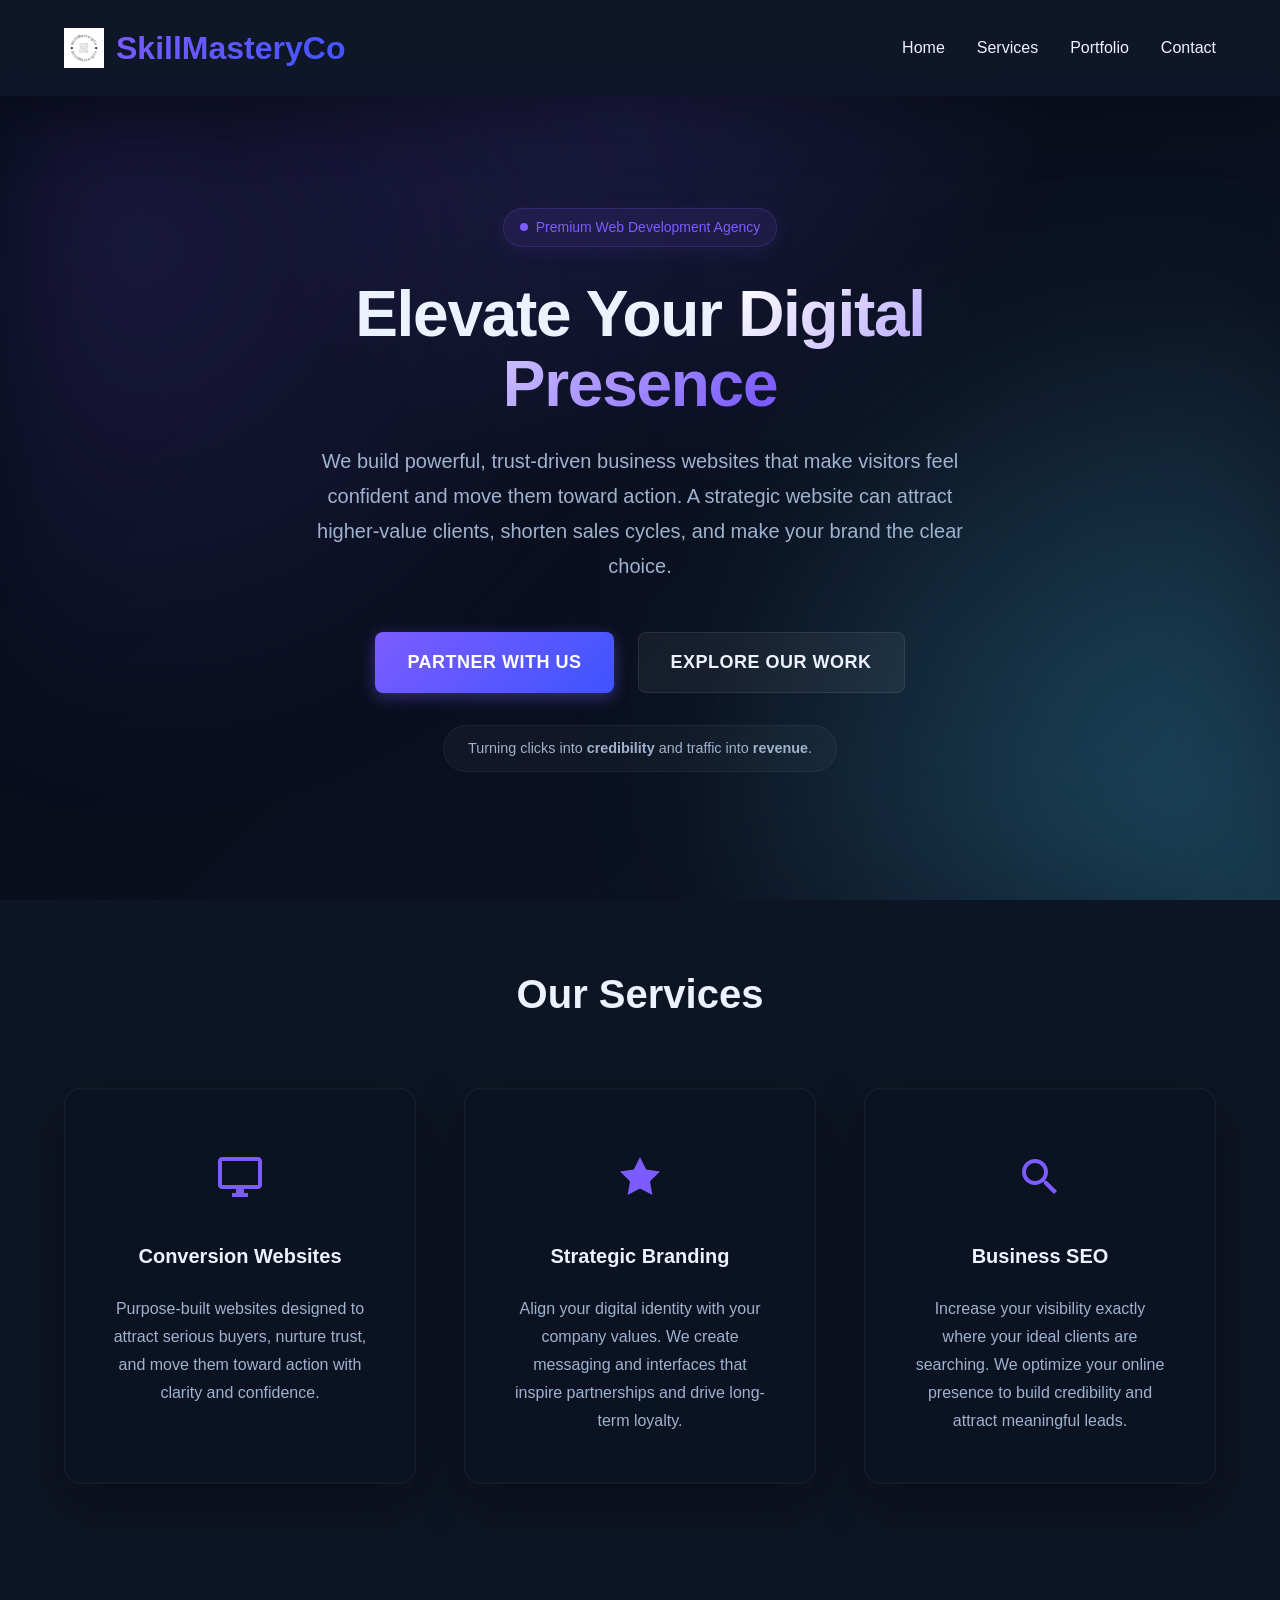
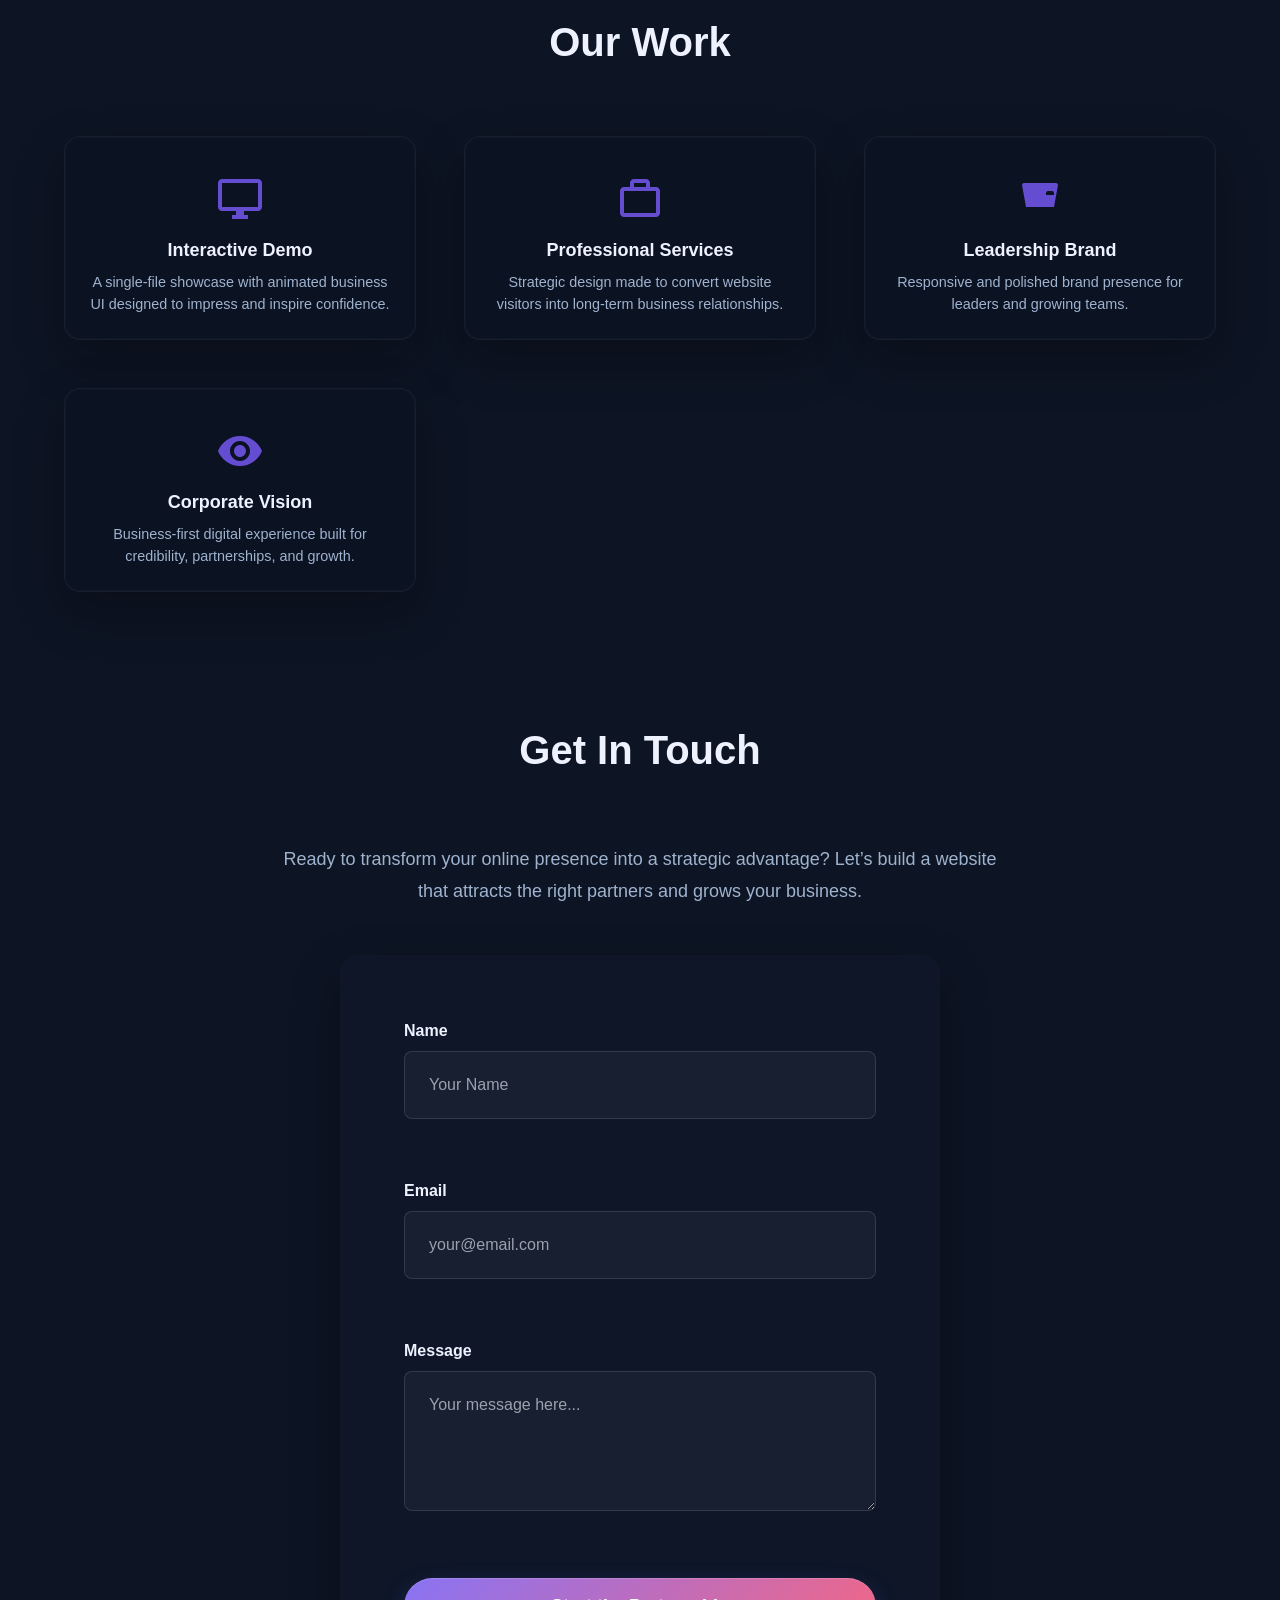
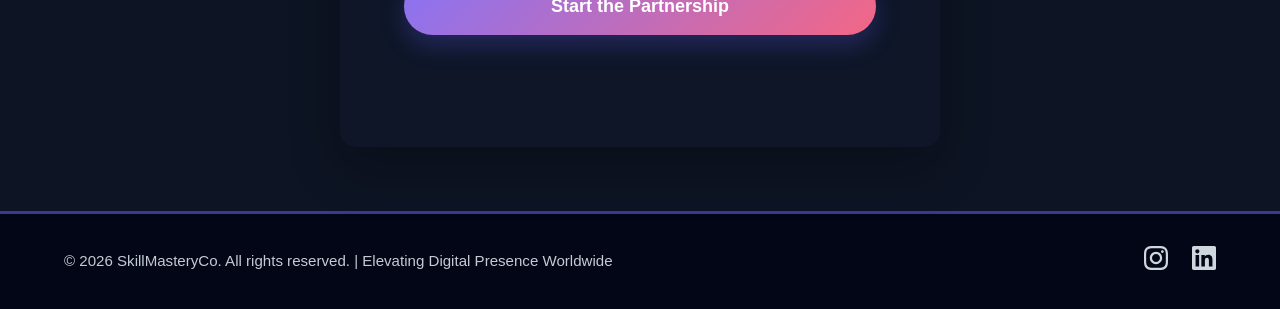
<file: index.html>
<!DOCTYPE html>
<html lang="en">
<head>
    <meta charset="UTF-8">
    <meta name="viewport" content="width=device-width, initial-scale=1.0">
    <meta name="description" content="SkillMasteryCo - Professional business web development agency offering custom sites, brand strategy, and SEO services.">
    <title>SkillMasteryCo - Business Web Development Agency</title>
    <link rel="icon" href="skillmaterco_logo.png" type="image/png">
    <link rel="stylesheet" href="style.css">
</head>
<body>
    <!-- Header / Navigation -->
    <header class="header">
        <nav class="navbar">
            <div class="nav-container">
                <div class="logo">
                    <img src="skillmaterco_logo.png" alt="SkillMasteryCo logo" class="logo-image">
                    <span>SkillMasteryCo</span>
                </div>
                <ul class="nav-menu">
                    <li><a href="#home" class="nav-link">Home</a></li>
                    <li><a href="#services" class="nav-link">Services</a></li>
                    <li><a href="#portfolio" class="nav-link">Portfolio</a></li>
                    <li><a href="#contact" class="nav-link">Contact</a></li>
                </ul>
                <button class="hamburger" id="hamburger">
                    <span></span>
                    <span></span>
                    <span></span>
                </button>
            </div>
        </nav>
    </header>

    <!-- Main Content -->
    <main>
        <!-- Hero Section -->
        <section id="home" class="hero">
            <div class="hero-content">
                <div class="hero-badge">
                    <span class="pulse-dot"></span>
                    Premium Web Development Agency
                </div>
                <h1 class="hero-title">Elevate Your <span class="text-gradient">Digital Presence</span></h1>
                <p class="hero-subtitle">We build powerful, trust-driven business websites that make visitors feel confident and move them toward action. A strategic website can attract higher-value clients, shorten sales cycles, and make your brand the clear choice.</p>
                <div class="hero-actions">
                    <button class="cta-button primary" id="hireButton">Partner with Us</button>
                    <a href="#portfolio" class="cta-button secondary">Explore Our Work</a>
                </div>
                <div class="hero-note">
                    <p>Turning clicks into <strong>credibility</strong> and traffic into <strong>revenue</strong>.</p>
                </div>
            </div>
        </section>

        <!-- Services Section -->
        <section id="services" class="services">
            <div class="container">
                <h2 class="section-title">Our Services</h2>
                <div class="services-grid">
                    <article class="service-card">
                        <div class="service-icon">
                            <svg width="48" height="48" viewBox="0 0 24 24" fill="currentColor">
                                <path d="M21 2H3c-1.1 0-2 .9-2 2v12c0 1.1.9 2 2 2h7v2H8v2h8v-2h-2v-2h7c1.1 0 2-.9 2-2V4c0-1.1-.9-2-2-2zm0 14H3V4h18v12z"/>
                            </svg>
                        </div>
                        <h3>Conversion Websites</h3>
                        <p>Purpose-built websites designed to attract serious buyers, nurture trust, and move them toward action with clarity and confidence.</p>
                    </article>
                    <article class="service-card">
                        <div class="service-icon">
                            <svg width="48" height="48" viewBox="0 0 24 24" fill="currentColor">
                                <path d="M12 2l3.09 6.26L22 9.27l-5 4.87 1.18 6.88L12 17.77l-6.18 3.25L7 14.14 2 9.27l6.91-1.01L12 2z"/>
                            </svg>
                        </div>
                        <h3>Strategic Branding</h3>
                        <p>Align your digital identity with your company values. We create messaging and interfaces that inspire partnerships and drive long-term loyalty.</p>
                    </article>
                    <article class="service-card">
                        <div class="service-icon">
                            <svg width="48" height="48" viewBox="0 0 24 24" fill="currentColor">
                                <path d="M15.5 14h-.79l-.28-.27C15.41 12.59 16 11.11 16 9.5 16 5.91 13.09 3 9.5 3S3 5.91 3 9.5 5.91 16 9.5 16c1.61 0 3.09-.59 4.23-1.57l.27.28v.79l5 4.99L20.49 19l-4.99-5zm-6 0C7.01 14 5 11.99 5 9.5S7.01 5 9.5 5 14 7.01 14 9.5 11.99 14 9.5 14z"/>
                            </svg>
                        </div>
                        <h3>Business SEO</h3>
                        <p>Increase your visibility exactly where your ideal clients are searching. We optimize your online presence to build credibility and attract meaningful leads.</p>
                    </article>
                </div>
            </div>
        </section>

        <!-- Portfolio Section -->
        <section id="portfolio" class="portfolio">
            <div class="container">
                <h2 class="section-title">Our Work</h2>
                <div class="portfolio-grid">
                    <article class="portfolio-card">
                        <a href="portfolio-demo.html" class="portfolio-link">
                            <div class="portfolio-icon">
                                <svg width="48" height="48" viewBox="0 0 24 24" fill="currentColor">
                                    <path d="M21 2H3c-1.1 0-2 .9-2 2v12c0 1.1.9 2 2 2h7v2H8v2h8v-2h-2v-2h7c1.1 0 2-.9 2-2V4c0-1.1-.9-2-2-2zm0 14H3V4h18v12z"/>
                                </svg>
                            </div>
                            <h3>Interactive Demo</h3>
                            <p>A single-file showcase with animated business UI designed to impress and inspire confidence.</p>
                        </a>
                    </article>
                    <article class="portfolio-card">
                        <a href="professional-services.html" class="portfolio-link">
                            <div class="portfolio-icon">
                                <svg width="48" height="48" viewBox="0 0 24 24" fill="currentColor">
                                    <path d="M20 6h-3V4c0-1.11-.89-2-2-2H9c-1.11 0-2 .89-2 2v2H4c-1.11 0-2 .89-2 2v11c0 1.11.89 2 2 2h16c1.11 0 2-.89 2-2V8c0-1.11-.89-2-2-2zM9 4h6v2H9V4zm11 15H4V8h16v11z"/>
                                </svg>
                            </div>
                            <h3>Professional Services</h3>
                            <p>Strategic design made to convert website visitors into long-term business relationships.</p>
                        </a>
                    </article>
                    <article class="portfolio-card">
                        <a href="leadership-brand.html" class="portfolio-link">
                            <div class="portfolio-icon">
                                <svg width="48" height="48" viewBox="0 0 24 24" fill="currentColor">
                                    <path d="M5 16L3 5c0-.55.45-1 1-1h16c.55 0 1 .45 1 1l-2 11H5zm14-7c0-.55-.45-1-1-1h-2c-.55 0-1 .45-1 1v1h4v-1zM7 7c0-.55.45-1 1-1h2c.55 0 1 .45 1 1v1H7V7z"/>
                                </svg>
                            </div>
                            <h3>Leadership Brand</h3>
                            <p>Responsive and polished brand presence for leaders and growing teams.</p>
                        </a>
                    </article>
                    <article class="portfolio-card">
                        <a href="corporate-vision.html" class="portfolio-link">
                            <div class="portfolio-icon">
                                <svg width="48" height="48" viewBox="0 0 24 24" fill="currentColor">
                                    <path d="M12 4.5C7 4.5 2.73 7.61 1 12c1.73 4.39 6 7.5 11 7.5s9.27-3.11 11-7.5c-1.73-4.39-6-7.5-11-7.5zM12 17c-2.76 0-5-2.24-5-5s2.24-5 5-5 5 2.24 5 5-2.24 5-5 5zm0-8c-1.66 0-3 1.34-3 3s1.34 3 3 3 3-1.34 3-3-1.34-3-3-3z"/>
                                </svg>
                            </div>
                            <h3>Corporate Vision</h3>
                            <p>Business-first digital experience built for credibility, partnerships, and growth.</p>
                        </a>
                    </article>
                </div>
            </div>
        </section>

        <!-- Contact Section -->
        <section id="contact" class="contact">
            <div class="container">
                <h2 class="section-title">Get In Touch</h2>
                <p class="contact-intro">Ready to transform your online presence into a strategic advantage? Let’s build a website that attracts the right partners and grows your business.</p>
                <form class="contact-form" id="contactForm" action="https://formspree.io/f/xbloqypo" method="POST" novalidate>
                    <input type="hidden" name="_subject" value="New inquiry from SkillMasteryCo website">
                    <div class="form-group">
                        <label for="name">Name</label>
                        <input 
                            type="text" 
                            id="name" 
                            name="name" 
                            placeholder="Your Name" 
                            required
                        >
                        <span class="error-message" id="nameError"></span>
                    </div>

                    <div class="form-group">
                        <label for="email">Email</label>
                        <input 
                            type="email" 
                            id="email" 
                            name="email" 
                            placeholder="your@email.com" 
                            required
                        >
                        <span class="error-message" id="emailError"></span>
                    </div>

                    <div class="form-group">
                        <label for="message">Message</label>
                        <textarea 
                            id="message" 
                            name="message" 
                            placeholder="Your message here..." 
                            rows="5" 
                            required
                        ></textarea>
                        <span class="error-message" id="messageError"></span>
                    </div>

                    <button type="submit" class="submit-button">Start the Partnership</button>
                    <p class="form-message" id="formMessage"></p>
                </form>
            </div>
        </section>
    </main>

    <!-- Footer -->
    <footer class="footer">
        <div class="container">
            <div class="footer-content">
                <p>&copy; 2026 SkillMasteryCo. All rights reserved. | Elevating Digital Presence Worldwide</p>
                <div class="social-links">
                    <a href="https://www.instagram.com/skillmasteryco/" class="social-link" aria-label="Instagram">
                        <svg width="24" height="24" viewBox="0 0 24 24" fill="currentColor">
                            <path d="M12 2.163c3.204 0 3.584.012 4.85.07 3.252.148 4.771 1.691 4.919 4.919.058 1.265.069 1.645.069 4.849 0 3.205-.012 3.584-.069 4.849-.149 3.225-1.664 4.771-4.919 4.919-1.266.058-1.644.07-4.85.07-3.204 0-3.584-.012-4.849-.07-3.26-.149-4.771-1.699-4.919-4.92-.058-1.265-.07-1.644-.07-4.849 0-3.204.013-3.583.07-4.849.149-3.227 1.664-4.771 4.919-4.919 1.266-.057 1.645-.069 4.849-.069zm0-2.163c-3.259 0-3.667.014-4.947.072-4.358.2-6.78 2.618-6.98 6.98-.059 1.281-.073 1.689-.073 4.948 0 3.259.014 3.668.072 4.948.2 4.358 2.618 6.78 6.98 6.98 1.281.058 1.689.072 4.948.072 3.259 0 3.668-.014 4.948-.072 4.354-.2 6.782-2.618 6.979-6.98.059-1.28.073-1.689.073-4.948 0-3.259-.014-3.667-.072-4.947-.196-4.354-2.617-6.78-6.979-6.98-1.281-.059-1.69-.073-4.949-.073zm0 5.838c-3.403 0-6.162 2.759-6.162 6.162s2.759 6.163 6.162 6.163 6.162-2.759 6.162-6.163c0-3.403-2.759-6.162-6.162-6.162zm0 10.162c-2.209 0-4-1.79-4-4 0-2.209 1.791-4 4-4s4 1.791 4 4c0 2.21-1.791 4-4 4zm6.406-11.845c-.796 0-1.441.645-1.441 1.44s.645 1.44 1.441 1.44c.795 0 1.439-.645 1.439-1.44s-.644-1.44-1.439-1.44z"/>
                        </svg>
                    </a>
                    <a href="https://www.linkedin.com/company/skillmasterco/" class="social-link" aria-label="LinkedIn">
                        <svg width="24" height="24" viewBox="0 0 24 24" fill="currentColor">
                            <path d="M20.447 20.452h-3.554v-5.569c0-1.328-.027-3.037-1.852-3.037-1.853 0-2.136 1.445-2.136 2.939v5.667H9.351V9h3.414v1.561h.046c.477-.9 1.637-1.85 3.37-1.85 3.601 0 4.267 2.37 4.267 5.455v6.286zM5.337 7.433c-1.144 0-2.063-.926-2.063-2.065 0-1.138.92-2.063 2.063-2.063 1.14 0 2.064.925 2.064 2.063 0 1.139-.925 2.065-2.064 2.065zm1.782 13.019H3.555V9h3.564v11.452zM22.225 0H1.771C.792 0 0 .774 0 1.729v20.542C0 23.227.792 24 1.771 24h20.451C23.2 24 24 23.227 24 22.271V1.729C24 .774 23.2 0 22.222 0h.003z"/>
                        </svg>
                    </a>
                </div>
            </div>
        </div>
    </footer>

    <script src="script.js"></script>
</body>
</html>
</file>
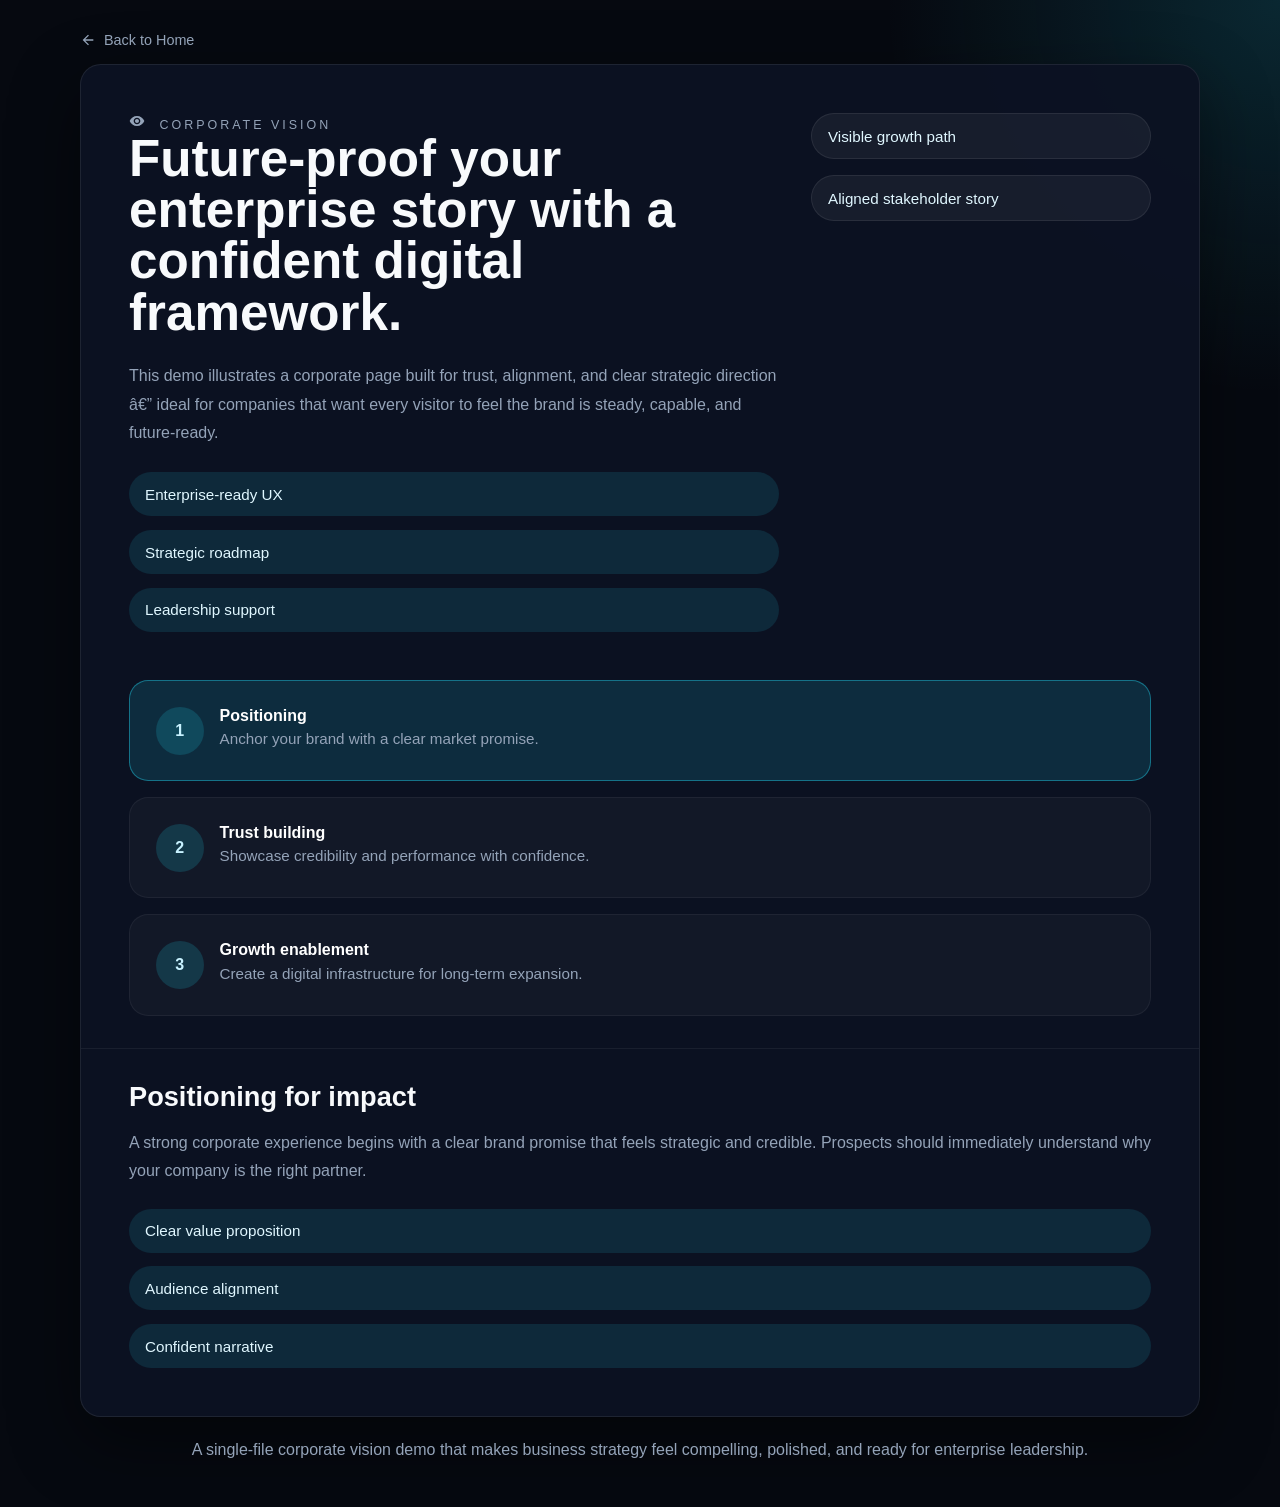
<file: corporate-vision.html>
<!DOCTYPE html>
<html lang="en">
<head>
    <meta charset="UTF-8">
    <meta name="viewport" content="width=device-width, initial-scale=1.0">
    <title>Corporate Vision Demo | SkillMasterCo</title>
    <link rel="icon" href="skillmaterco_logo.png" type="image/png">
    <style>
        :root {
            color-scheme: dark;
            font-family: 'Segoe UI', Tahoma, Geneva, Verdana, sans-serif;
            background: #060910;
            color: #f8fafc;
            --surface: rgba(12, 18, 35, 0.96);
            --accent: #22d3ee;
            --accent-soft: rgba(34,211,238,0.16);
            --muted: #94a3b8;
            --border: rgba(255,255,255,0.08);
            --radius: 1.3rem;
            --shadow: 0 24px 70px rgba(0,0,0,.45);
            --transition: 0.26s ease;
        }
        *{box-sizing:border-box;}
        html,body{margin:0;min-height:100%;background:radial-gradient(circle at top right, rgba(34,211,238,0.15), transparent 20%),#060910;}
        body{display:flex;justify-content:center;padding:2rem;}
        .page{width:min(1120px,100%);position:relative;}
        .back-button {
            display: inline-flex;
            align-items: center;
            gap: 0.5rem;
            color: var(--muted);
            text-decoration: none;
            font-size: 0.9rem;
            margin-bottom: 1rem;
            transition: color var(--transition);
        }

        .back-button:hover {
            color: #f8fafc;
        }
        .hero{background:var(--surface);border:1px solid var(--border);border-radius:var(--radius);box-shadow:var(--shadow);overflow:hidden;}
        .hero-top{padding:3rem;display:grid;grid-template-columns:1fr 340px;gap:2rem;align-items:start;}
        .label{font-size:.78rem;text-transform:uppercase;letter-spacing:.24em;color:var(--muted);margin-bottom:1rem;}
        h1{font-size:clamp(2.4rem,4vw,3.8rem);margin:0;line-height:1;}
        .lead{color:var(--muted);line-height:1.8;margin:1.5rem 0;}
        .timeline{display:grid;gap:1rem;margin:0 3rem 2rem;}
        .timeline-step{
            display:grid;
            grid-template-columns:48px 1fr;
            gap:1rem;
            align-items:start;
            padding:1.6rem;
            border-radius:1.2rem;
            background:rgba(255,255,255,.03);
            border:1px solid rgba(255,255,255,.05);
            cursor:pointer;
            transition:border-color var(--transition),transform var(--transition),background var(--transition);
        }
        .timeline-step:hover{
            transform:translateY(-4px);
            border-color:rgba(34,211,238,0.32);
        }
        .timeline-step.active{
            background:rgba(34,211,238,0.14);
            border-color:rgba(34,211,238,0.42);
        }
        .step-index{
            width:48px;height:48px;
            border-radius:50%;
            display:grid;
            place-items:center;
            background:rgba(34,211,238,0.17);
            color:#c8f2ff;
            font-weight:700;
        }
        .step-title{margin:0;font-size:1rem;color:#fff;}
        .step-copy{margin:.35rem 0 0;color:var(--muted);font-size:.95rem;}
        .detail-panel{
            padding:2rem 3rem 3rem;
            border-top:1px solid rgba(255,255,255,.06);
        }
        .detail-panel h2{margin:0 0 1rem;font-size:1.7rem;}
        .detail-panel p{margin:0 0 1.5rem;color:var(--muted);line-height:1.75;}
        .tag-list{display:grid;gap:0.85rem;}
        .tag{
            display:inline-flex;
            align-items:center;
            gap:.6rem;
            padding:.85rem 1rem;
            border-radius:999px;
            background:rgba(34,211,238,0.12);
            color:#e0f7ff;
            font-size:.95rem;
        }
        .highlight{color:#22d3ee;}
        .footer{
            margin-top:1.5rem;
            text-align:center;
            color:var(--muted);
        }
        @media(max-width:940px){
            .hero-top{grid-template-columns:1fr;padding:1.5rem 1.25rem;}
            .timeline{margin:0 1.5rem 2rem;}
            body{padding:1rem;}
            .hero{padding:0;}
            .detail-panel{padding:1.6rem 1.5rem 2rem;}
            .detail-panel h2{font-size:1.5rem;}
            .tag-list{gap:.75rem;}
            .tag{padding:.72rem .95rem;font-size:.92rem;}
            .timeline-step{grid-template-columns:auto;}
        }
        @media(max-width:640px){
            .hero-top{gap:1rem;padding:1.25rem 1rem;}
            .timeline-step{padding:1.25rem;}
            .timeline{margin:0 1rem 1.5rem;}
            .step-title{font-size:.97rem;}
            .detail-panel{padding:1.25rem 1rem 1.5rem;}
        }
    </style>
</head>
<body>
    <div class="page">
        <a href="index.html" class="back-button">
            <svg width="16" height="16" viewBox="0 0 24 24" fill="currentColor">
                <path d="M20 11H7.83l5.59-5.59L12 4l-8 8 8 8 1.41-1.41L7.83 13H20v-2z"/>
            </svg>
            Back to Home
        </a>
        <section class="hero">
            <div class="hero-top">
                <div>
                    <span class="label">
                        <svg width="16" height="16" viewBox="0 0 24 24" fill="currentColor" style="margin-right: 0.5rem;">
                            <path d="M12 4.5C7 4.5 2.73 7.61 1 12c1.73 4.39 6 7.5 11 7.5s9.27-3.11 11-7.5c-1.73-4.39-6-7.5-11-7.5zM12 17c-2.76 0-5-2.24-5-5s2.24-5 5-5 5 2.24 5 5-2.24 5-5 5zm0-8c-1.66 0-3 1.34-3 3s1.34 3 3 3 3-1.34 3-3-1.34-3-3-3z"/>
                        </svg>
                        Corporate Vision
                    </span>
                    <h1>Future-proof your enterprise story with a confident digital framework.</h1>
                    <p class="lead">This demo illustrates a corporate page built for trust, alignment, and clear strategic direction â€” ideal for companies that want every visitor to feel the brand is steady, capable, and future-ready.</p>
                    <div class="tag-list">
                        <span class="tag">Enterprise-ready UX</span>
                        <span class="tag">Strategic roadmap</span>
                        <span class="tag">Leadership support</span>
                    </div>
                </div>
                <div style="display:grid;gap:1rem;">
                    <div class="tag" style="background:rgba(255,255,255,0.05);border:1px solid rgba(255,255,255,0.08);">Visible growth path</div>
                    <div class="tag" style="background:rgba(255,255,255,0.05);border:1px solid rgba(255,255,255,0.08);">Aligned stakeholder story</div>
                </div>
            </div>
            <div class="timeline" id="timeline">
                <div class="timeline-step active" data-index="0"><div class="step-index">1</div><div><h3 class="step-title">Positioning</h3><p class="step-copy">Anchor your brand with a clear market promise.</p></div></div>
                <div class="timeline-step" data-index="1"><div class="step-index">2</div><div><h3 class="step-title">Trust building</h3><p class="step-copy">Showcase credibility and performance with confidence.</p></div></div>
                <div class="timeline-step" data-index="2"><div class="step-index">3</div><div><h3 class="step-title">Growth enablement</h3><p class="step-copy">Create a digital infrastructure for long-term expansion.</p></div></div>
            </div>
            <div class="detail-panel">
                <h2 id="detailTitle">Positioning for impact</h2>
                <p id="detailText">This first step shows how a corporate page should clearly define the business promise and the value it delivers to clients and partners.</p>
                <div class="tag-list" id="detailTags"></div>
            </div>
        </section>
        <p class="footer">A single-file corporate vision demo that makes business strategy feel compelling, polished, and ready for enterprise leadership.</p>
    </div>
    <script>
        const data = [
            {
                title:'Positioning for impact',
                text:'A strong corporate experience begins with a clear brand promise that feels strategic and credible. Prospects should immediately understand why your company is the right partner.',
                tags:['Clear value proposition','Audience alignment','Confident narrative']
            },
            {
                title:'Trust building',
                text:'The middle section is dedicated to authority, proof, and process. This is where complex enterprise value becomes digestible and convincing.',
                tags:['Results-first storytelling','Leadership presence','Social proof elements']
            },
            {
                title:'Growth enablement',
                text:'The final stage is all about future momentum. It frames your website as part of a long-term vision, not just a brochure.',
                tags:['Scalable structure','Partnership pathways','Future-ready design']
            }
        ];
        const steps = document.querySelectorAll('.timeline-step');
        const detailTitle = document.getElementById('detailTitle');
        const detailText = document.getElementById('detailText');
        const detailTags = document.getElementById('detailTags');
        function renderStep(index){
            steps.forEach(step => step.classList.remove('active'));
            steps[index].classList.add('active');
            const item = data[index];
            detailTitle.textContent = item.title;
            detailText.textContent = item.text;
            detailTags.innerHTML = item.tags.map(tag => `<span class="tag">${tag}</span>`).join('');
        }
        steps.forEach((step,i)=>step.addEventListener('click',()=>renderStep(i)));
        renderStep(0);
    </script>
</body>
</html>
</file>
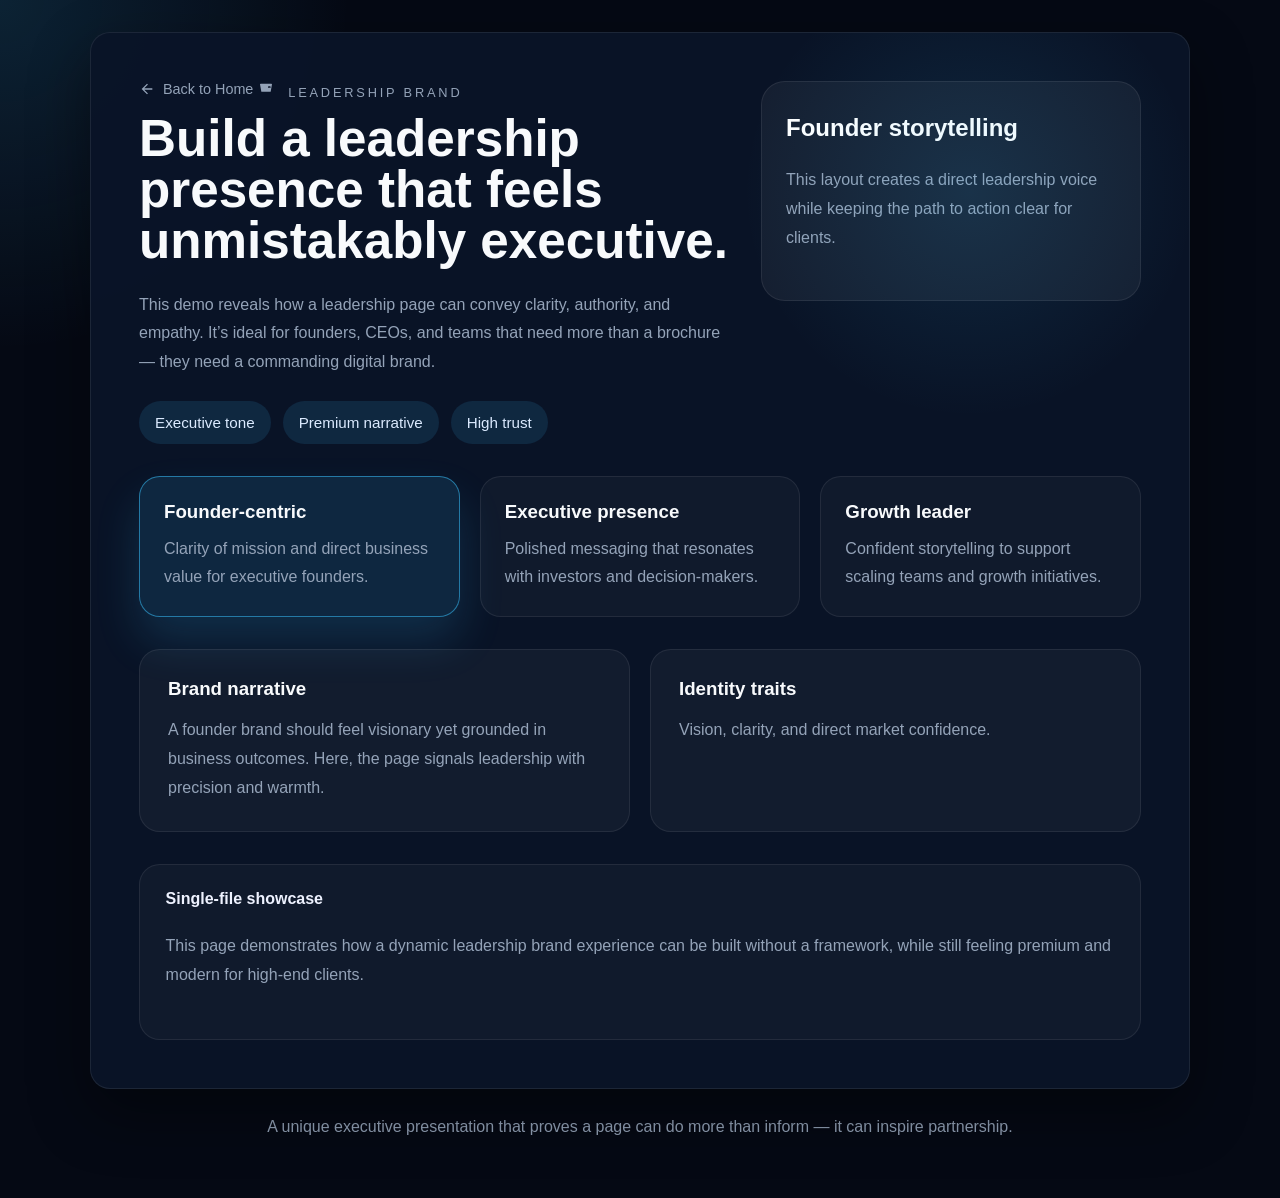
<file: leadership-brand.html>
<!DOCTYPE html>
<html lang="en">
<head>
    <meta charset="UTF-8">
    <meta name="viewport" content="width=device-width, initial-scale=1.0">
    <meta name="google-site-verification" content="pLy8rSuHSiTuV5atNPAr-OQkLkQ8y7j-v8F_Pm94lY0" />
    <title>Leadership Brand Demo | SkillMasterCo</title>
    <link rel="icon" href="skillmaterco_logo.png" type="image/png">
    <style>
        :root {
            color-scheme: dark;
            font-family: 'Segoe UI', Tahoma, Geneva, Verdana, sans-serif;
            background: #050914;
            color: #f8fafc;
            --surface: rgba(10, 20, 40, 0.96);
            --accent: #38bdf8;
            --accent-soft: rgba(56,189,248,0.16);
            --muted: #94a3b8;
            --border: rgba(255,255,255,0.08);
            --radius: 1.25rem;
            --shadow: 0 24px 60px rgba(0,0,0,.42);
            --transition: 0.28s ease;
        }
        *{box-sizing:border-box;}
        html,body{margin:0;min-height:100%;background:radial-gradient(circle at top left, rgba(56,189,248,0.14), transparent 20%),#050914;}
        body{display:flex;justify-content:center;padding:2rem;}
        .wrapper{width:min(1100px,100%);}
        .back-button {
            display: inline-flex;
            align-items: center;
            gap: 0.5rem;
            color: var(--muted);
            text-decoration: none;
            font-size: 0.9rem;
            margin-bottom: 1rem;
            transition: color var(--transition);
        }

        .back-button:hover {
            color: #f8fafc;
        }
        .hero{background:var(--surface);border:1px solid var(--border);border-radius:var(--radius);box-shadow:var(--shadow);padding:3rem;position:relative;overflow:hidden;}
        .hero::after{content:'';position:absolute;inset:0;background:radial-gradient(circle at 80% 15%, rgba(56,189,248,0.12), transparent 18%);pointer-events:none;}
        .top{display:grid;grid-template-columns:1fr 380px;gap:2rem;align-items:start;}
        .tag{font-size:.8rem;text-transform:uppercase;letter-spacing:.22em;color:var(--muted);margin-bottom:1rem;}
        h1{font-size:clamp(2.4rem,4vw,3.8rem);margin:0;line-height:1;}
        p{color:var(--muted);line-height:1.8;margin:1.5rem 0;}
        .pill{display:inline-flex;gap:.75rem;flex-wrap:wrap;}
        .pill span{background:rgba(56,189,248,0.12);color:#dbeafe;padding:.8rem 1rem;border-radius:999px;font-size:.95rem;}
        .visual{background:rgba(255,255,255,.05);border:1px solid var(--border);border-radius:1.5rem;padding:1.5rem;}
        .visual h2{margin:.5rem 0 1rem;color:#fff;}
        .leader-grid{display:grid;grid-template-columns:repeat(auto-fit,minmax(240px,1fr));gap:1.25rem;margin-top:2rem;}
        .card{background:rgba(255,255,255,.03);border:1px solid var(--border);border-radius:1.3rem;padding:1.5rem;transition:transform var(--transition),border-color var(--transition);cursor:pointer;}
        .card:hover{transform:translateY(-6px);border-color:rgba(56,189,248,0.34);}
        .card.active{background:rgba(56,189,248,0.12);border-color:rgba(56,189,248,0.55);box-shadow:0 24px 45px rgba(56,189,248,0.16);}
        .card h3{margin:0 0 .75rem;}
        .card p{margin:0;color:var(--muted);}
        .insight{margin-top:2rem;display:grid;grid-template-columns:1fr 1fr;gap:1.25rem;}
        .insight panel{display:block;}
        .panel{background:rgba(255,255,255,.04);border:1px solid var(--border);border-radius:1.3rem;padding:1.75rem;}
        .panel h3{margin:0 0 1rem;}
        .panel p{color:var(--muted);line-height:1.8;margin:0;}
        .slider{display:grid;grid-template-columns:repeat(3,minmax(0,1fr));gap:1rem;margin-top:1rem;}
        .slider button{padding:1rem 1.1rem;border-radius:1rem;border:1px solid var(--border);background:rgba(255,255,255,.04);color:var(--muted);cursor:pointer;transition:background var(--transition),color var(--transition);}
        .slider button.active{background: linear-gradient(135deg, rgba(56,189,248,0.18), rgba(96,165,250,0.16));color:#eef2ff;border-color:rgba(56,189,248,0.32);}
        .brand-summary{margin-top:2rem;padding:1.6rem;border-radius:1.3rem;border:1px solid var(--border);background:rgba(255,255,255,.03);}
        .brand-summary strong{display:block;margin-bottom:.8rem;color:#eef2ff;}
        .footer{margin-top:1.5rem;color:var(--muted);text-align:center;}
        @media(max-width:900px){
            .top{grid-template-columns:1fr;}
            body{padding:1rem;}
            .hero{padding:2rem 1.5rem;}
            .visual{padding:1.4rem;}
            .insight{grid-template-columns:1fr;}
        }
        @media(max-width:600px){
            .slider{grid-template-columns:1fr;}
            .pill{gap:.5rem;}
            .card{padding:1.25rem;}
            .panel{padding:1.25rem;}
            .brand-summary{padding:1.25rem;}
        }
        }
    </style>
</head>
<body>
    <div class="wrapper">
        <section class="hero">
            <div class="top">
                <div>
                    <a href="index.html" class="back-button">
                        <svg width="16" height="16" viewBox="0 0 24 24" fill="currentColor">
                            <path d="M20 11H7.83l5.59-5.59L12 4l-8 8 8 8 1.41-1.41L7.83 13H20v-2z"/>
                        </svg>
                        Back to Home
                    </a>
                    <span class="tag">
                        <svg width="16" height="16" viewBox="0 0 24 24" fill="currentColor" style="margin-right: 0.5rem;">
                            <path d="M5 16L3 5c0-.55.45-1 1-1h16c.55 0 1 .45 1 1l-2 11H5zm14-7c0-.55-.45-1-1-1h-2c-.55 0-1 .45-1 1v1h4v-1zM7 7c0-.55.45-1 1-1h2c.55 0 1 .45 1 1v1H7V7z"/>
                        </svg>
                        Leadership Brand
                    </span>
                    <h1>Build a leadership presence that feels unmistakably executive.</h1>
                    <p>This demo reveals how a leadership page can convey clarity, authority, and empathy. It’s ideal for founders, CEOs, and teams that need more than a brochure — they need a commanding digital brand.</p>
                    <div class="pill">
                        <span>Executive tone</span>
                        <span>Premium narrative</span>
                        <span>High trust</span>
                    </div>
                </div>
                <div class="visual">
                    <h2>Brand impact</h2>
                    <p>Every section is designed to reassure senior stakeholders and create a sense of credible momentum.</p>
                </div>
            </div>
            <div class="leader-grid">
                <div class="card" data-role="Founder"><h3>Founder-centric</h3><p>Clarity of mission and direct business value for executive founders.</p></div>
                <div class="card" data-role="Executive"><h3>Executive presence</h3><p>Polished messaging that resonates with investors and decision-makers.</p></div>
                <div class="card" data-role="Growth Lead"><h3>Growth leader</h3><p>Confident storytelling to support scaling teams and growth initiatives.</p></div>
            </div>
            <div class="insight">
                <div class="panel">
                    <h3>Brand narrative</h3>
                    <p id="insightCopy">Select a leadership type to see tailored messaging that emphasizes authority and partnership.</p>
                </div>
                <div class="panel">
                    <h3>Identity traits</h3>
                    <p id="traitCopy">A strong leadership brand combines sharp visuals, consistent voice, and clear positioning.</p>
                </div>
            </div>
            <div class="brand-summary">
                <strong>Single-file showcase</strong>
                <p>This page demonstrates how a dynamic leadership brand experience can be built without a framework, while still feeling premium and modern for high-end clients.</p>
            </div>
        </section>
        <p class="footer">A unique executive presentation that proves a page can do more than inform — it can inspire partnership.</p>
    </div>
    <script>
        const cards = document.querySelectorAll('.card');
        const insightCopy = document.getElementById('insightCopy');
        const traitCopy = document.getElementById('traitCopy');
        const details = {
            Founder:{copy:'A founder brand should feel visionary yet grounded in business outcomes. Here, the page signals leadership with precision and warmth.',trait:'Vision, clarity, and direct market confidence.'},
            Executive:{copy:'An executive presence requires trust, detail, and a premium finish. This layout makes the brand feel safe, sophisticated, and decisive.',trait:'Authority, credibility, and strategic clarity.'},
            'Growth Lead':{copy:'For fast-moving growth brands, the page balances momentum with credibility, so leaders feel both ambitious and organized.',trait:'Momentum, structure, and persuasive precision.'}
        };
        const visualTitle = document.querySelector('.visual h2');
        const visualBody = document.querySelector('.visual p');
        const visualDetails = {
            Founder: {
                title: 'Founder storytelling',
                copy: 'This layout creates a direct leadership voice while keeping the path to action clear for clients.'
            },
            Executive: {
                title: 'Executive clarity',
                copy: 'A strong executive page makes every section feel intentional, authoritative, and calm.'
            },
            'Growth Lead': {
                title: 'Growth momentum',
                copy: 'The page feels fast-moving but grounded, giving leaders confidence in every decision point.'
            }
        };
        cards.forEach(card=>card.addEventListener('click',()=>{cards.forEach(c=>c.classList.remove('active'));card.classList.add('active');const role = card.dataset.role; insightCopy.textContent = details[role].copy; traitCopy.textContent = details[role].trait; visualTitle.textContent = visualDetails[role].title; visualBody.textContent = visualDetails[role].copy;}));
        cards[0].click();
    </script>
</body>
</html>
</file>
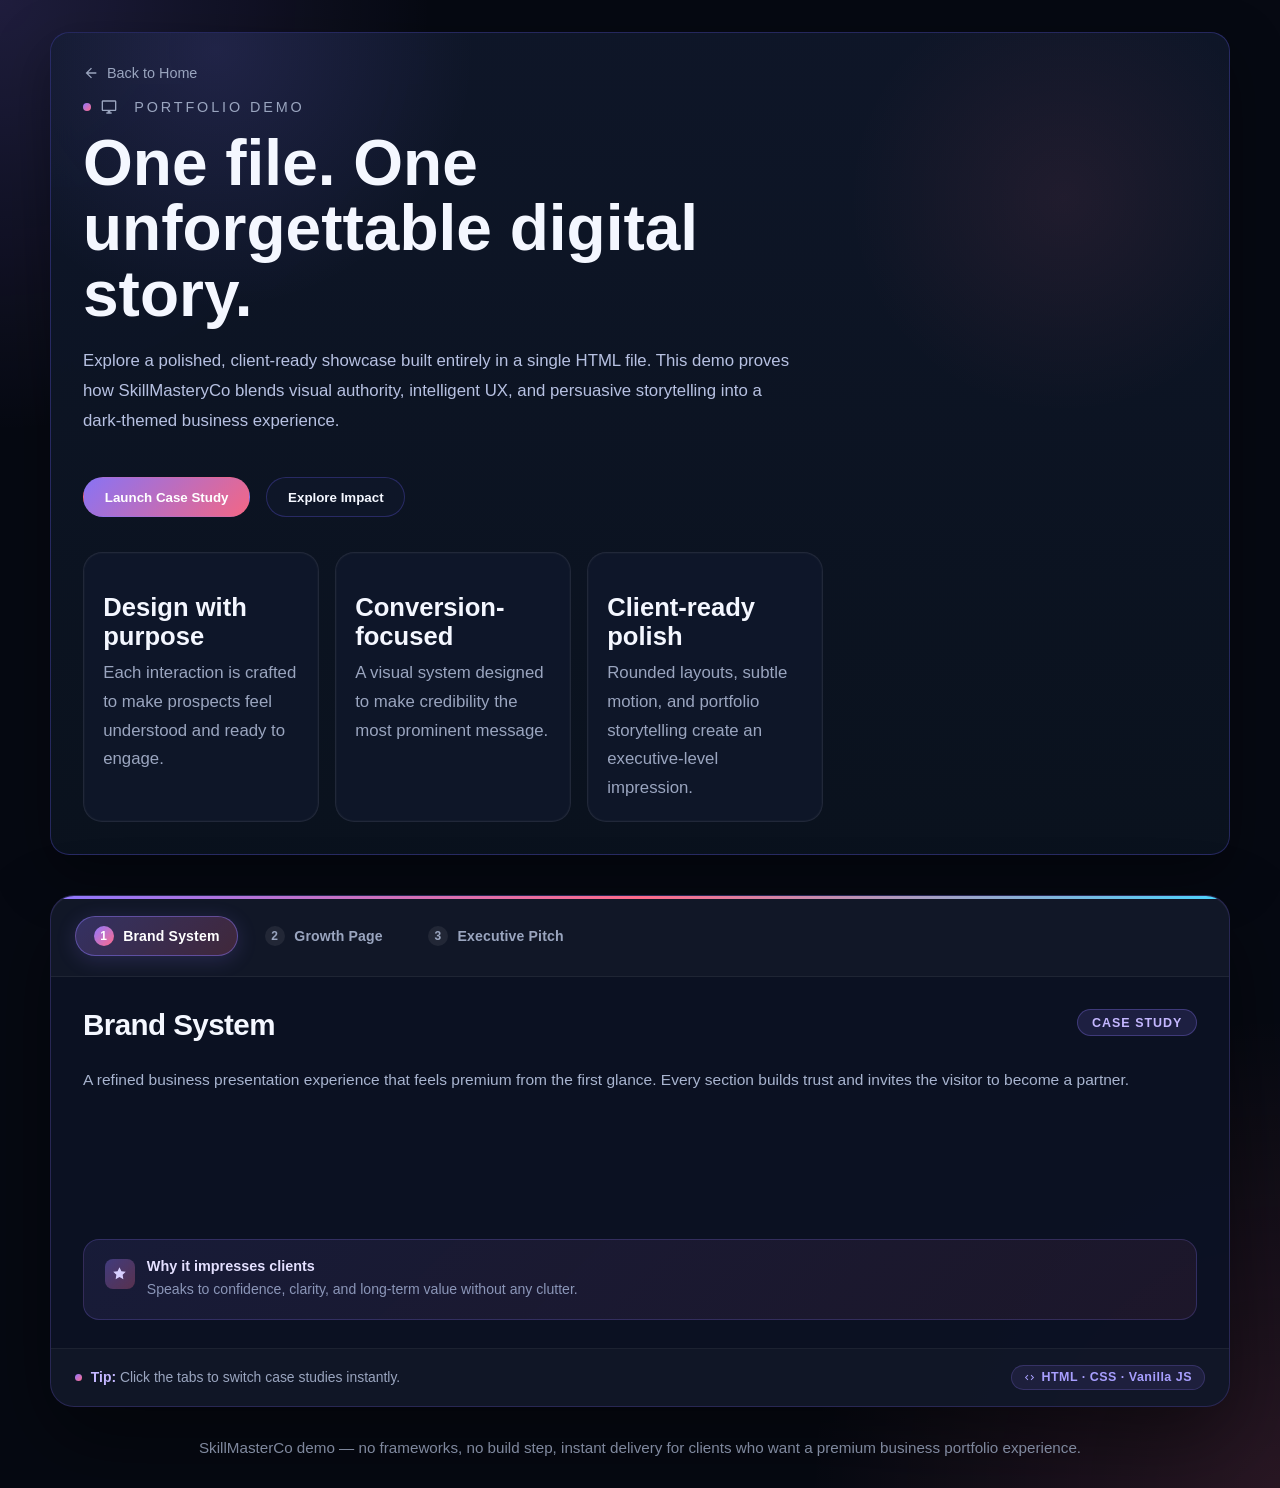
<file: portfolio-demo.html>
<!DOCTYPE html>
<html lang="en">
<head>
    <meta charset="UTF-8">
    <meta name="viewport" content="width=device-width, initial-scale=1.0">
    <title>SkillMasteryCo Single-File Portfolio Demo</title>
    <link rel="icon" href="skillmaterco_logo.png" type="image/png">
    <link rel="apple-touch-icon" href="skillmaterco_logo.png">
    <style>
        :root {
            color-scheme: dark;
            font-family: 'Segoe UI', Tahoma, Geneva, Verdana, sans-serif;
            background: #060912;
            color: #f4f7ff;
            --surface: rgba(15, 23, 42, 0.92);
            --surface-strong: rgba(10, 18, 30, 0.95);
            --border: rgba(108, 99, 255, 0.28);
            --muted: #9aa5bf;
            --accent: #8f78ff;
            --accent-soft: rgba(143, 120, 255, 0.18);
            --radius: 1.2rem;
            --shadow: 0 20px 55px rgba(0,0,0,.35);
            --transition: 0.28s ease;
        }

        * {
            box-sizing: border-box;
        }

        html, body {
            margin: 0;
            min-height: 100%;
            background: radial-gradient(circle at top left, rgba(143,120,255,0.18), transparent 22%),
                        radial-gradient(circle at bottom right, rgba(255,107,138,0.14), transparent 24%),
                        #060912;
            color: #f4f7ff;
        }

        body {
            display: flex;
            justify-content: center;
            padding: 2rem;
        }

        .demo-shell {
            width: min(1180px, 100%);
        }

        .hero {
            background: linear-gradient(180deg, rgba(15,23,42,.95), rgba(10,18,30,.98));
            border: 1px solid var(--border);
            border-radius: var(--radius);
            backdrop-filter: blur(12px);
            box-shadow: var(--shadow);
            padding: 2rem;
            overflow: hidden;
            position: relative;
        }

        .hero::after {
            content: '';
            position: absolute;
            inset: -10%;
            background: radial-gradient(circle at 20% 10%, rgba(143,120,255,0.14), transparent 18%),
                        radial-gradient(circle at 80% 25%, rgba(255,107,138,0.08), transparent 16%);
            pointer-events: none;
        }

        .hero-content {
            position: relative;
            z-index: 1;
            max-width: 740px;
        }

        .back-button {
            display: inline-flex;
            align-items: center;
            gap: 0.5rem;
            color: var(--muted);
            text-decoration: none;
            font-size: 0.9rem;
            margin-bottom: 1rem;
            transition: color var(--transition);
        }

        .back-button:hover {
            color: #f4f7ff;
        }

        .eyebrow {
            display: inline-flex;
            align-items: center;
            gap: .6rem;
            font-size: .9rem;
            color: var(--muted);
            text-transform: uppercase;
            letter-spacing: .2em;
        }

        .eyebrow::before {
            content: '';
            width: 8px;
            height: 8px;
            border-radius: 50%;
            background: linear-gradient(135deg, var(--accent), #ff6b8a);
        }

        h1 {
            font-size: clamp(2.4rem, 5vw, 4rem);
            margin: 1rem 0 1.2rem;
            line-height: 1.02;
        }

        .hero p {
            max-width: 720px;
            color: #b7c1e2;
            font-size: 1.05rem;
            line-height: 1.8;
        }

        .hero-actions {
            display: inline-flex;
            align-items: center;
            gap: 1rem;
            flex-wrap: wrap;
            margin-top: 1.5rem;
        }

        .hero-actions button {
            border: 1px solid var(--border);
            background: rgba(15, 23, 42, 0.95);
            color: #f4f7ff;
            border-radius: 999px;
            padding: .7rem 1.3rem;
            font-weight: 700;
            cursor: pointer;
            transition: transform var(--transition), border-color var(--transition), background var(--transition), box-shadow var(--transition);
        }

        .hero-actions button:hover {
            transform: translateY(-3px);
            border-color: var(--accent);
            box-shadow: 0 18px 55px rgba(143,120,255,0.18);
            background: rgba(143,120,255,0.15);
        }

        .hero-actions button.primary {
            background: linear-gradient(135deg, rgba(143,120,255,0.95), rgba(255,107,138,0.95));
            border-color: transparent;
            color: #fff;
        }

        .grid {
            display: grid;
            gap: 1rem;
            margin-top: 2.2rem;
            grid-template-columns: repeat(auto-fit, minmax(220px, 1fr));
        }

        .metric-card {
            background: rgba(15, 23, 42, 0.94);
            border: 1px solid rgba(255,255,255,.08);
            border-radius: 1.2rem;
            padding: 1.2rem;
            box-shadow: inset 0 0 0 1px rgba(255,255,255,0.02);
            transition: transform var(--transition), border-color var(--transition);
        }

        .metric-card:hover {
            transform: translateY(-6px);
            border-color: rgba(143,120,255,0.28);
        }

        .metric-card h2 {
            font-size: 1.6rem;
            margin-bottom: .5rem;
        }

        .metric-card p {
            margin: 0;
            color: var(--muted);
            line-height: 1.7;
        }

        .demo-body {
            display: grid;
            gap: 1.2rem;
            margin-top: 2.5rem;
        }

        /* ── Panel shell ── */
        .panel {
            background: rgba(12, 18, 36, 0.96);
            border: 1px solid rgba(143,120,255,0.22);
            border-radius: 1.5rem;
            overflow: hidden;
            box-shadow: 0 30px 80px rgba(0,0,0,.45), inset 0 1px 0 rgba(255,255,255,0.06);
            position: relative;
        }

        /* top gradient accent line */
        .panel::before {
            content: '';
            position: absolute;
            top: 0; left: 0; right: 0;
            height: 3px;
            background: linear-gradient(90deg, #8f78ff, #ff6b8a, #4ad5ff);
            border-radius: 1.5rem 1.5rem 0 0;
            z-index: 1;
        }

        /* ── Tab nav bar ── */
        .tabs {
            display: flex;
            align-items: center;
            gap: 0.5rem;
            padding: 1.25rem 1.5rem;
            background: rgba(255,255,255,0.025);
            border-bottom: 1px solid rgba(255,255,255,0.06);
        }

        .tab {
            display: flex;
            align-items: center;
            gap: 0.6rem;
            padding: 0.55rem 1.1rem;
            border-radius: 999px;
            border: 1px solid transparent;
            background: transparent;
            color: var(--muted);
            font-size: 0.88rem;
            font-weight: 600;
            cursor: pointer;
            letter-spacing: 0.01em;
            transition: color var(--transition), background var(--transition), border-color var(--transition), box-shadow var(--transition);
            white-space: nowrap;
        }

        .tab-num {
            width: 20px;
            height: 20px;
            border-radius: 50%;
            background: rgba(255,255,255,0.07);
            color: var(--muted);
            font-size: 0.75rem;
            font-weight: 700;
            display: grid;
            place-items: center;
            transition: background var(--transition), color var(--transition);
            flex-shrink: 0;
        }

        .tab:hover {
            color: #e4e9ff;
            background: rgba(143,120,255,0.1);
            border-color: rgba(143,120,255,0.2);
        }

        .tab.active {
            color: #fff;
            background: linear-gradient(135deg, rgba(143,120,255,0.28), rgba(255,107,138,0.2));
            border-color: rgba(143,120,255,0.45);
            box-shadow: 0 4px 20px rgba(143,120,255,0.18);
        }

        .tab.active .tab-num {
            background: linear-gradient(135deg, #8f78ff, #ff6b8a);
            color: #fff;
        }

        /* ── Panel body ── */
        .panel-body {
            padding: 2rem 2rem 1.75rem;
        }

        .panel-header {
            display: flex;
            align-items: flex-start;
            justify-content: space-between;
            gap: 1rem;
            margin-bottom: 1.5rem;
        }

        .project-title {
            font-size: 1.85rem;
            margin: 0;
            line-height: 1.1;
            letter-spacing: -0.02em;
        }

        .project-badge {
            flex-shrink: 0;
            padding: 0.35rem 0.85rem;
            border-radius: 999px;
            background: rgba(143,120,255,0.14);
            border: 1px solid rgba(143,120,255,0.3);
            color: #c4b7ff;
            font-size: 0.78rem;
            font-weight: 600;
            letter-spacing: 0.08em;
            text-transform: uppercase;
            white-space: nowrap;
        }

        .project-description {
            color: #a8b4cf;
            font-size: 0.97rem;
            line-height: 1.8;
            margin-bottom: 1.5rem;
        }

        /* ── Feature list ── */
        .list {
            display: grid;
            grid-template-columns: repeat(auto-fit, minmax(220px, 1fr));
            gap: 0.75rem;
            margin-top: 0;
        }

        .list-item {
            display: flex;
            align-items: flex-start;
            gap: 0.85rem;
            padding: 1rem 1.1rem;
            border-radius: 1rem;
            background: rgba(255,255,255,0.035);
            border: 1px solid rgba(255,255,255,0.07);
            border-left: 3px solid rgba(143,120,255,0.6);
            opacity: 0;
            transform: translateY(10px);
            animation: fadeUp 0.45s ease forwards;
            transition: border-color var(--transition), background var(--transition);
        }

        .list-item:hover {
            background: rgba(143,120,255,0.07);
            border-left-color: #8f78ff;
        }

        .list-item-icon {
            width: 32px;
            height: 32px;
            border-radius: 0.55rem;
            background: linear-gradient(135deg, rgba(143,120,255,0.25), rgba(255,107,138,0.18));
            display: grid;
            place-items: center;
            flex-shrink: 0;
            color: #c4b7ff;
            margin-top: 1px;
        }

        .list-item-text {
            display: flex;
            flex-direction: column;
            gap: 0.25rem;
        }

        .list-item span {
            font-size: 0.78rem;
            font-weight: 600;
            color: #8f78ff;
            text-transform: uppercase;
            letter-spacing: 0.08em;
        }

        .list-item strong {
            display: block;
            font-size: 0.95rem;
            color: #dde3f5;
            font-weight: 500;
            line-height: 1.5;
        }

        .pulse {
            animation: pulseGlow 0.9s ease;
        }

        @keyframes pulseGlow {
            0% { transform: scale(1); box-shadow: 0 0 0 0 rgba(143,120,255,0.24); }
            50% { transform: scale(1.02); box-shadow: 0 0 0 18px rgba(143,120,255,0); }
            100% { transform: scale(1); box-shadow: 0 0 0 0 rgba(143,120,255,0); }
        }

        /* ── Project footnote ── */
        .project-footnote {
            margin-top: 1.5rem;
            padding: 1.1rem 1.3rem;
            border-radius: 1rem;
            background: linear-gradient(135deg, rgba(143,120,255,0.1), rgba(255,107,138,0.07));
            border: 1px solid rgba(143,120,255,0.22);
            display: flex;
            align-items: flex-start;
            gap: 0.75rem;
        }

        .footnote-icon {
            width: 30px;
            height: 30px;
            border-radius: 0.5rem;
            background: linear-gradient(135deg, rgba(143,120,255,0.35), rgba(255,107,138,0.28));
            display: grid;
            place-items: center;
            flex-shrink: 0;
            color: #d8cfff;
            margin-top: 1px;
        }

        .project-footnote strong {
            display: block;
            margin-bottom: .3rem;
            color: #e4e0ff;
            font-size: 0.9rem;
        }

        .project-footnote p {
            margin: 0;
            color: #8b96b8;
            font-size: 0.88rem;
            line-height: 1.6;
        }

        /* ── Demo tip strip ── */
        .demo-tip {
            display: flex;
            align-items: center;
            justify-content: space-between;
            gap: 1rem;
            flex-wrap: wrap;
            padding: 1rem 1.5rem;
            background: rgba(255,255,255,0.02);
            border-top: 1px solid rgba(255,255,255,0.05);
        }

        .demo-tip-left {
            display: flex;
            align-items: center;
            gap: 0.55rem;
            color: var(--muted);
            font-size: 0.87rem;
        }

        .demo-tip-left strong {
            color: #c4b7ff;
        }

        .demo-tip-dot {
            width: 7px;
            height: 7px;
            border-radius: 50%;
            background: linear-gradient(135deg, #8f78ff, #ff6b8a);
            animation: blink 2s ease-in-out infinite;
        }

        @keyframes blink {
            0%, 100% { opacity: 1; }
            50% { opacity: 0.35; }
        }

        .demo-tip-badge {
            display: inline-flex;
            align-items: center;
            gap: 0.4rem;
            padding: 0.3rem 0.75rem;
            border-radius: 999px;
            background: rgba(143,120,255,0.1);
            border: 1px solid rgba(143,120,255,0.22);
            color: #a89fff;
            font-size: 0.78rem;
            font-weight: 600;
            letter-spacing: 0.04em;
        }

        .footer {
            margin-top: 2rem;
            text-align: center;
            font-size: .95rem;
            color: var(--muted);
        }

        .highlight {
            color: #8f78ff;
        }

        @media (max-width: 820px) {
            body { padding: 1rem; }
            .hero { padding: 2rem 1.5rem; }
            .hero-content { max-width: 100%; }
            .demo-body { margin-top: 2rem; }
            .tabs { flex-wrap: wrap; }
            .project-title { font-size: 1.6rem; }
            .panel-body { padding: 1.5rem; }
            .list { grid-template-columns: 1fr; }
            .panel-header { flex-direction: column; align-items: flex-start; }
        }

        @media (max-width: 560px) {
            body { padding: 0.75rem; }
            .hero { padding: 1.6rem 1rem; }
            .hero-actions { display: grid; }
            .metric-card { padding: 1.25rem; }
            .project-title { font-size: 1.4rem; }
            .panel-body { padding: 1.25rem 1rem; }
            .tabs { padding: 1rem; gap: 0.4rem; }
            .tab { font-size: 0.82rem; padding: 0.5rem 0.85rem; }
            .demo-tip { flex-direction: column; align-items: flex-start; gap: 0.75rem; }
        }
    </style>
</head>
<body>
    <div class="demo-shell">
        <section class="hero">
            <div class="hero-content">
                <a href="index.html" class="back-button">
                    <svg width="16" height="16" viewBox="0 0 24 24" fill="currentColor">
                        <path d="M20 11H7.83l5.59-5.59L12 4l-8 8 8 8 1.41-1.41L7.83 13H20v-2z"/>
                    </svg>
                    Back to Home
                </a>
                <br>
                <span class="eyebrow">
                    <svg width="16" height="16" viewBox="0 0 24 24" fill="currentColor" style="margin-right: 0.5rem;">
                        <path d="M21 2H3c-1.1 0-2 .9-2 2v12c0 1.1.9 2 2 2h7v2H8v2h8v-2h-2v-2h7c1.1 0 2-.9 2-2V4c0-1.1-.9-2-2-2zm0 14H3V4h18v12z"/>
                    </svg>
                    Portfolio Demo
                </span>
                <h1>One file. One unforgettable digital story.</h1>
                <p>Explore a polished, client-ready showcase built entirely in a single HTML file. This demo proves how SkillMasteryCo blends visual authority, intelligent UX, and persuasive storytelling into a dark-themed business experience.</p>
                <div class="hero-actions">
                    <button class="primary" data-demo="launch">Launch Case Study</button>
                    <button data-demo="metrics">Explore Impact</button>
                </div>
                <div class="grid">
                    <article class="metric-card">
                        <h2>Design with purpose</h2>
                        <p>Each interaction is crafted to make prospects feel understood and ready to engage.</p>
                    </article>
                    <article class="metric-card">
                        <h2>Conversion-focused</h2>
                        <p>A visual system designed to make credibility the most prominent message.</p>
                    </article>
                    <article class="metric-card">
                        <h2>Client-ready polish</h2>
                        <p>Rounded layouts, subtle motion, and portfolio storytelling create an executive-level impression.</p>
                    </article>
                </div>
            </div>
        </section>

        <div class="demo-body">
            <div class="panel">
                <div class="tabs">
                    <button class="tab active" data-index="0"><span class="tab-num">1</span>Brand System</button>
                    <button class="tab" data-index="1"><span class="tab-num">2</span>Growth Page</button>
                    <button class="tab" data-index="2"><span class="tab-num">3</span>Executive Pitch</button>
                </div>
                <div class="panel-body">
                    <div class="panel-header">
                        <h2 class="project-title">Brand System</h2>
                        <span class="project-badge">Case Study</span>
                    </div>
                    <p class="project-description">A refined business presentation experience that feels premium from the first glance. Every section builds trust and invites the visitor to become a partner.</p>
                    <div class="list" id="featureList"></div>
                    <div class="project-footnote">
                        <div class="footnote-icon">
                            <svg width="15" height="15" viewBox="0 0 24 24" fill="currentColor"><path d="M12 2l3.09 6.26L22 9.27l-5 4.87 1.18 6.88L12 17.77l-6.18 3.25L7 14.14 2 9.27l6.91-1.01L12 2z"/></svg>
                        </div>
                        <div>
                            <strong>Why it impresses clients</strong>
                            <p>Speaks to confidence, clarity, and long-term value without any clutter.</p>
                        </div>
                    </div>
                </div>
                <div class="demo-tip">
                    <div class="demo-tip-left">
                        <span class="demo-tip-dot"></span>
                        <span><strong>Tip:</strong> Click the tabs to switch case studies instantly.</span>
                    </div>
                    <span class="demo-tip-badge">
                        <svg width="11" height="11" viewBox="0 0 24 24" fill="currentColor"><path d="M9.4 16.6L4.8 12l4.6-4.6L8 6l-6 6 6 6 1.4-1.4zm5.2 0l4.6-4.6-4.6-4.6L16 6l6 6-6 6-1.4-1.4z"/></svg>
                        HTML · CSS · Vanilla JS
                    </span>
                </div>
            </div>
        </div>

        <footer class="footer">SkillMasterCo demo — no frameworks, no build step, instant delivery for clients who want a premium business portfolio experience.</footer>
    </div>

    <script>
        const projectData = [
            {
                title: 'Brand System',
                description: 'A refined business presentation experience that feels premium from the first glance. Every section builds trust and invites the visitor to become a partner.',
                features: [
                    { label: 'Messaging clarity', value: 'Speak with direction, not noise.' },
                    { label: 'Visual authority', value: 'Subtle gradients and glassmorphism deliver modern confidence.' },
                    { label: 'Relationship design', value: 'Each screen encourages a next step toward collaboration.' }
                ]
            },
            {
                title: 'Growth Page',
                description: 'A conversion-first layout for ambitious businesses. This example demonstrates how to make value obvious and client action irresistible.',
                features: [
                    { label: 'Lead magnet', value: 'Designed to capture attention without overwhelming.' },
                    { label: 'Social proof', value: 'Built-in trust signals that feel natural and earned.' },
                    { label: 'Focused CTA', value: 'One bold next step that removes friction.' }
                ]
            },
            {
                title: 'Executive Pitch',
                description: 'A high-end landing experience tailored for senior decision-makers. Strong first impressions lead to meetings, not just clicks.',
                features: [
                    { label: 'Positioning', value: 'Communicates credibility and leadership immediately.' },
                    { label: 'Narrative flow', value: 'Guides prospects from interest to confidence.' },
                    { label: 'Modern polish', value: 'Premium design details that stand out in a crowded market.' }
                ]
            }
        ];

        const metrics = document.querySelectorAll('.metric-card');
        const tabs = document.querySelectorAll('.tab');
        const titleEl = document.querySelector('.project-title');
        const descEl = document.querySelector('.project-description');
        const listEl = document.getElementById('featureList');
        const buttons = document.querySelectorAll('[data-demo]');

        function renderProject(index) {
            const project = projectData[index];
            titleEl.textContent = project.title;
            descEl.textContent = project.description;
            const icons = [
                '<svg width="14" height="14" viewBox="0 0 24 24" fill="currentColor"><path d="M12 2l3.09 6.26L22 9.27l-5 4.87 1.18 6.88L12 17.77l-6.18 3.25L7 14.14 2 9.27l6.91-1.01L12 2z"/></svg>',
                '<svg width="14" height="14" viewBox="0 0 24 24" fill="currentColor"><path d="M9 16.17L4.83 12l-1.42 1.41L9 19 21 7l-1.41-1.41L9 16.17z"/></svg>',
                '<svg width="14" height="14" viewBox="0 0 24 24" fill="currentColor"><path d="M13 2.05V4.07c3.39.49 6 3.39 6 6.93 0 2.65-1.35 4.98-3.38 6.36L14 16v5h5l-1.22-1.22C19.91 18.09 21 15.17 21 12c0-5.18-3.95-9.45-9-9.95zM11 2.05C5.95 2.55 2 6.82 2 12c0 3.17 1.09 6.09 2.97 8.39L4 21.5h.02l-.01.5H9v-5l-1.61 1.36C5.35 16.98 4 14.65 4 12c0-3.54 2.61-6.44 6-6.93V2.05z"/></svg>'
            ];
            listEl.innerHTML = project.features.map((feature, idx) => {
                return `<div class="list-item" style="animation-delay:${idx * 70}ms"><div class="list-item-icon">${icons[idx % icons.length]}</div><div class="list-item-text"><span>${feature.label}</span><strong>${feature.value}</strong></div></div>`;
            }).join('');
            pulseMetrics(index);
        }

        function pulseMetrics(index) {
            metrics.forEach((card, idx) => {
                card.classList.remove('pulse');
                void card.offsetWidth;
                if (idx === index) card.classList.add('pulse');
            });
        }

        tabs.forEach((tab, index) => {
            tab.addEventListener('click', () => {
                tabs.forEach(button => button.classList.remove('active'));
                tab.classList.add('active');
                renderProject(index);
            });
        });

        buttons.forEach(button => {
            button.addEventListener('click', () => {
                const index = button.dataset.demo === 'launch' ? 2 : 1;
                tabs[index].click();
                document.querySelector('.hero').scrollIntoView({ behavior: 'smooth' });
            });
        });

        renderProject(0);
    </script>
</body>
</html>
</file>
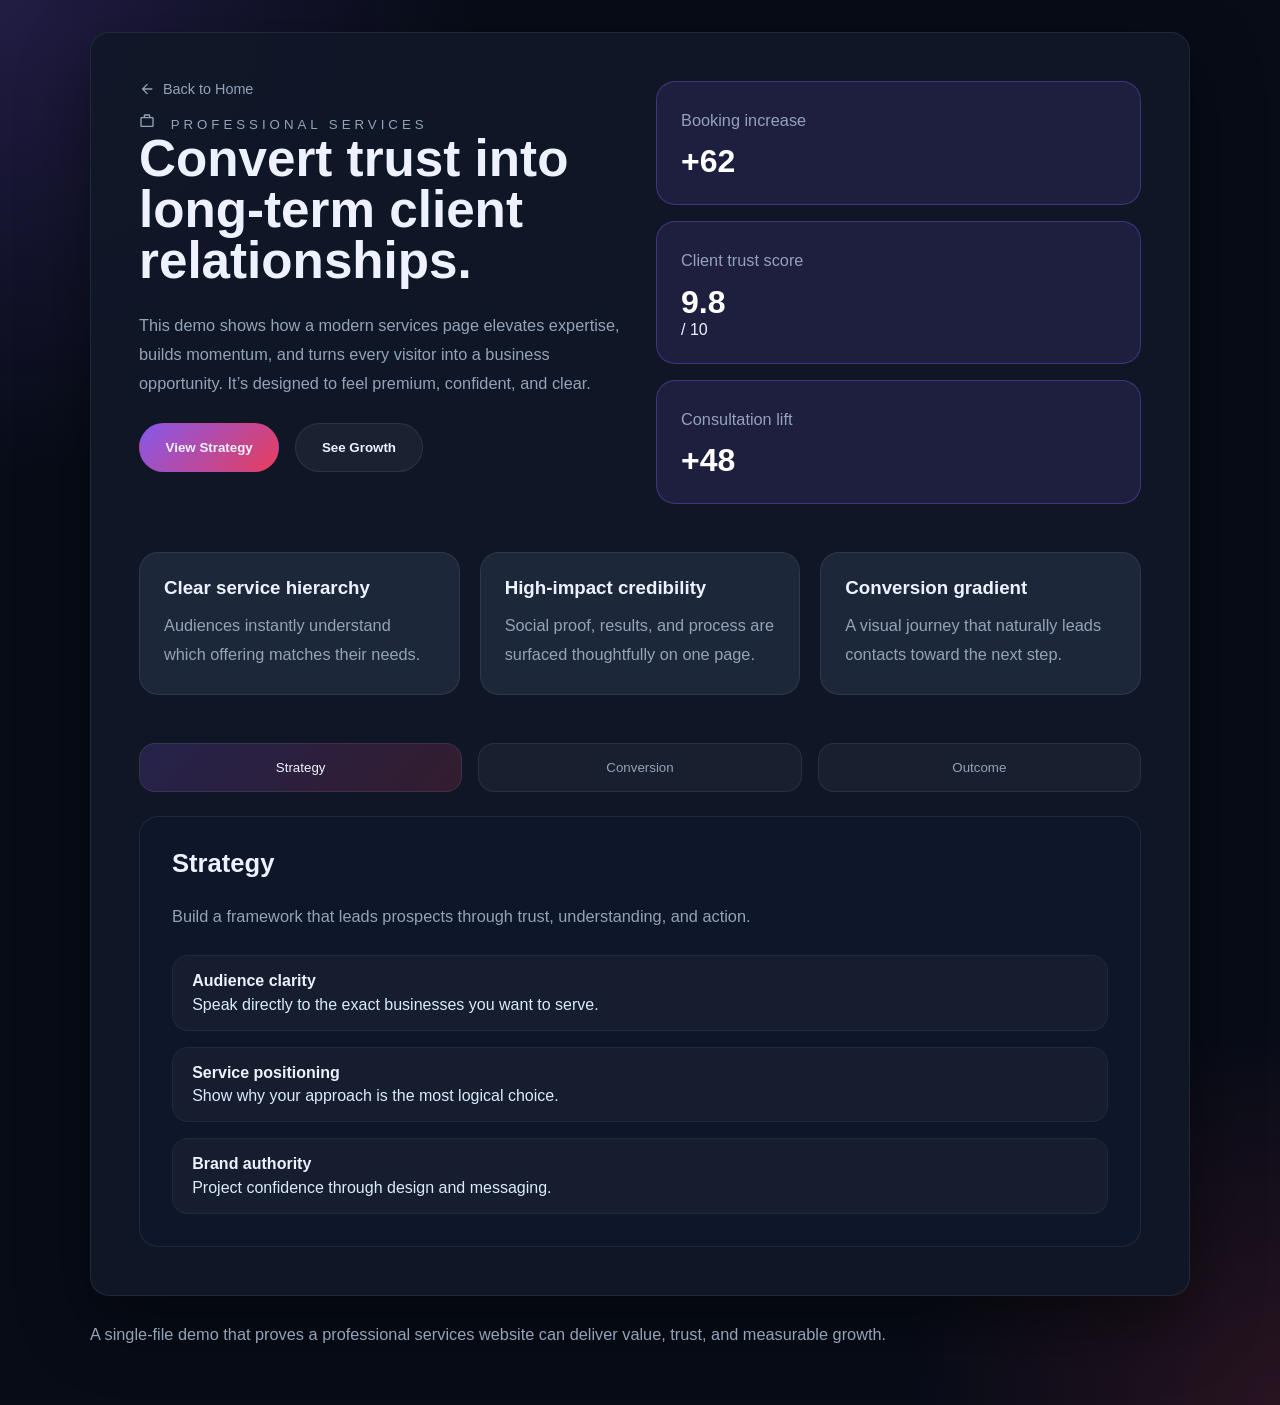
<file: professional-services.html>
<!DOCTYPE html>
<html lang="en">
<head>
    <meta charset="UTF-8">
    <meta name="viewport" content="width=device-width, initial-scale=1.0">
    <title>Professional Services Demo | SkillMasterCo</title>
    <link rel="icon" href="skillmaterco_logo.png" type="image/png">
    <style>
        :root {
            color-scheme: dark;
            font-family: 'Segoe UI', Tahoma, Geneva, Verdana, sans-serif;
            background: #070c17;
            color: #eef2ff;
            --surface: rgba(16, 24, 40, 0.95);
            --surface-soft: rgba(30, 41, 59, 0.95);
            --accent: #8b5cf6;
            --accent-strong: #f43f5e;
            --border: rgba(255,255,255,0.08);
            --muted: #94a3b8;
            --radius: 1.2rem;
            --shadow: 0 26px 70px rgba(0,0,0,.45);
            --transition: 0.25s ease;
        }
        * { box-sizing: border-box; }
        html, body { margin:0; min-height:100%; background: radial-gradient(circle at top left, rgba(139,92,246,0.2), transparent 25%), radial-gradient(circle at bottom right, rgba(244,63,94,0.14), transparent 20%), #070c17; }
        body { display:flex; justify-content:center; padding:2rem; }
        .page { width:min(1100px,100%); }
        .back-button {
            display: inline-flex;
            align-items: center;
            gap: 0.5rem;
            color: var(--muted);
            text-decoration: none;
            font-size: 0.9rem;
            margin-bottom: 1rem;
            transition: color var(--transition);
        }

        .back-button:hover {
            color: #eef2ff;
        }
        .hero { background: var(--surface); border:1px solid var(--border); border-radius: var(--radius); box-shadow: var(--shadow); overflow:hidden; }
        .hero-header { display:grid; grid-template-columns: 1fr 1fr; gap:2rem; padding:3rem; }
        .hero-tag { text-transform: uppercase; letter-spacing:.3em; color: var(--muted); font-size:.83rem; margin-bottom:1rem; }
        h1 { font-size: clamp(2.4rem, 4vw, 3.8rem); margin:0; line-height:1; }
        p { color: var(--muted); font-size:1.02rem; line-height:1.8; margin:1.5rem 0; }
        .hero-cta { display:inline-flex; gap:1rem; flex-wrap:wrap; }
        .button { padding:1rem 1.6rem; border-radius:999px; border:1px solid rgba(255,255,255,0.08); background: rgba(255,255,255,0.05); color:#eef2ff; font-weight:700; cursor:pointer; transition: transform var(--transition), background var(--transition), border-color var(--transition); }
        .button:hover { transform: translateY(-3px); background: rgba(139,92,246,0.18); border-color: rgba(139,92,246,0.5); }
        .button.primary { background: linear-gradient(135deg, rgba(139,92,246,0.95), rgba(244,63,94,0.95)); border-color: transparent; }
        .hero-side { display:grid; gap:1rem; }
        .stat { padding:1.5rem; border-radius:1.2rem; background: rgba(255,255,255,0.04); border: 1px solid rgba(255,255,255,0.06); }
        .stat p { margin:0; color: var(--muted); }
        .stat strong { display:block; font-size:1.8rem; margin-top:.5rem; }
        .features { display:grid; grid-template-columns: repeat(auto-fit, minmax(260px,1fr)); gap:1.25rem; padding: 0 3rem 3rem; }
        .feature { background: var(--surface-soft); border:1px solid var(--border); border-radius: var(--radius); padding:1.5rem; transition: transform var(--transition), border-color var(--transition); }
        .feature:hover { transform: translateY(-6px); border-color: rgba(139,92,246,0.35); }
        .feature h3 { margin:0 0 .75rem; }
        .feature p { margin:0; color: var(--muted); }
        .case-study { padding: 0 3rem 3rem; }
        .case-tabs { display:grid; grid-template-columns: repeat(3, minmax(0,1fr)); gap:1rem; margin-bottom:1.5rem; }
        .case-tab { padding:1rem 1.2rem; background: rgba(255,255,255,.04); border:1px solid var(--border); border-radius:1rem; cursor:pointer; color: var(--muted); transition: background var(--transition), color var(--transition); }
        .case-tab.active { background: linear-gradient(135deg, rgba(139,92,246,0.18), rgba(244,63,94,0.16)); color:#eef2ff; }
        .case-body { background: rgba(15,23,42,.98); border:1px solid var(--border); border-radius:1.2rem; padding:2rem; }
        .case-title { margin:0 0 1rem; font-size:1.6rem; }
        .case-description { color: var(--muted); line-height:1.8; margin-bottom:1.5rem; }
        .list { display:grid; gap:1rem; }
        .list-item { padding:1rem 1.2rem; border-radius:1rem; background: rgba(255,255,255,.03); border:1px solid rgba(255,255,255,.05); opacity:0; transform: translateY(12px); animation: fadeUp 0.42s ease forwards; }
        .list-item strong { display:block; margin-bottom:.35rem; }
        .list-item span { color: #dbeafe; }
        .stat strong { font-size:2rem; display:block; margin-top:.5rem; transition: color 0.3s ease; }
        .stat.active { border-color: rgba(139,92,246,0.35); background: rgba(139,92,246,0.12); }
        .stat.active strong { color: #fff; }
        .case-tab { transition: transform var(--transition), background var(--transition), color var(--transition), box-shadow var(--transition); }
        .case-tab:hover { transform: translateY(-2px); background: rgba(255,255,255,0.08); }
        .case-body { opacity:0; transform: translateY(10px); transition: opacity 0.3s ease, transform 0.3s ease; }
        .case-body.visible { opacity:1; transform: translateY(0); }
        @keyframes fadeUp { from { opacity:0; transform: translateY(12px); } to { opacity:1; transform: translateY(0); } }
        @media (max-width: 900px) {
            .hero-header {
                grid-template-columns:1fr;
                padding: 1.5rem 1.2rem;
            }

            body {
                padding: 1rem;
            }

            .hero {
                padding: 0;
            }

            .page {
                width: 100%;
            }

            .features,
            .case-study {
                padding: 0 1rem 1.5rem;
            }
        }

        @media (max-width: 640px) {
            .hero-cta {
                display: grid;
                gap: 1rem;
            }

            .hero-header {
                padding: 1.25rem 1rem;
            }

            .button {
                width: 100%;
            }

            .hero-side {
                grid-template-columns: 1fr;
            }

            .stat {
                width: 100%;
            }

            .case-tabs {
                grid-template-columns: 1fr;
            }

            .case-body {
                padding: 1.5rem;
            }
        }
    </style>
</head>
<body>
    <div class="page">
        <section class="hero">
            <div class="hero-header">
                <div>
                    <a href="index.html" class="back-button">
                        <svg width="16" height="16" viewBox="0 0 24 24" fill="currentColor">
                            <path d="M20 11H7.83l5.59-5.59L12 4l-8 8 8 8 1.41-1.41L7.83 13H20v-2z"/>
                        </svg>
                        Back to Home
                    </a>
                    <br>
                    <span class="hero-tag">
                        <svg width="16" height="16" viewBox="0 0 24 24" fill="currentColor" style="margin-right: 0.5rem;">
                            <path d="M20 6h-3V4c0-1.11-.89-2-2-2H9c-1.11 0-2 .89-2 2v2H4c-1.11 0-2 .89-2 2v11c0 1.11.89 2 2 2h16c1.11 0 2-.89 2-2V8c0-1.11-.89-2-2-2zM9 4h6v2H9V4zm11 15H4V8h16v11z"/>
                        </svg>
                        Professional Services
                    </span>
                    <h1>Convert trust into long-term client relationships.</h1>
                    <p>This demo shows how a modern services page elevates expertise, builds momentum, and turns every visitor into a business opportunity. It’s designed to feel premium, confident, and clear.</p>
                    <div class="hero-cta">
                        <button class="button primary" data-case="1">View Strategy</button>
                        <button class="button" data-case="2">See Growth</button>
                    </div>
                </div>
                <div class="hero-side">
                    <div class="stat" data-target="62"><p>Booking increase</p><strong>+62%</strong></div>
                    <div class="stat" data-target="9.8"><p>Client trust score</p><strong>9.8</strong><span>/ 10</span></div>
                    <div class="stat" data-target="48"><p>Consultation lift</p><strong>+48%</strong></div>
                </div>
            </div>
            <div class="features">
                <div class="feature"><h3>Clear service hierarchy</h3><p>Audiences instantly understand which offering matches their needs.</p></div>
                <div class="feature"><h3>High-impact credibility</h3><p>Social proof, results, and process are surfaced thoughtfully on one page.</p></div>
                <div class="feature"><h3>Conversion gradient</h3><p>A visual journey that naturally leads contacts toward the next step.</p></div>
            </div>
            <div class="case-study">
                <div class="case-tabs">
                    <button class="case-tab active" data-index="0">Strategy</button>
                    <button class="case-tab" data-index="1">Conversion</button>
                    <button class="case-tab" data-index="2">Outcome</button>
                </div>
                <div class="case-body">
                    <h2 class="case-title">Bespoke client engagement systems</h2>
                    <p class="case-description">A high-end service page should communicate your process clearly, show results confidently, and make it easy for clients to say yes.</p>
                    <div class="list" id="caseList"></div>
                </div>
            </div>
        </section>
        <p class="footer">A single-file demo that proves a professional services website can deliver value, trust, and measurable growth.</p>
    </div>
    <script>
        const cases = [
            { title:'Strategy','description':'Build a framework that leads prospects through trust, understanding, and action.', points:[{title:'Audience clarity','text':'Speak directly to the exact businesses you want to serve.'},{title:'Service positioning','text':'Show why your approach is the most logical choice.'},{title:'Brand authority','text':'Project confidence through design and messaging.'}]},
            { title:'Conversion','description':'Create visual momentum so visitors move from interest to response.', points:[{title:'Directional cues','text':'Use hierarchy and motion to guide attention.'},{title:'Focused CTAs','text':'Remove friction with simple, action-oriented prompts.'},{title:'Social proof','text':'Show results and testimonials where they matter most.'}]},
            { title:'Outcome','description':'Turn the website into a core growth asset for your business.', points:[{title:'Higher-value leads','text':'Attract prospects who are ready to invest.'},{title:'Faster decision cycles','text':'Give decision-makers clarity and confidence instantly.'},{title:'Repeat engagement','text':'Design for trust and long-term relationship building.'}]}
        ];
        const tabs = document.querySelectorAll('.case-tab');
        const caseBody = document.querySelector('.case-body');
        const caseList = document.getElementById('caseList');
        const caseTitle = document.querySelector('.case-title');
        const caseDesc = document.querySelector('.case-description');
        const buttons = document.querySelectorAll('[data-case]');
        function renderCase(index){
            const item = cases[index];
            caseTitle.textContent = item.title;
            caseDesc.textContent = item.description;
            caseList.innerHTML = item.points.map((point, idx) => `<div class="list-item" style="animation-delay:${idx * 70}ms"><strong>${point.title}</strong><span>${point.text}</span></div>`).join('');
            caseBody.classList.add('visible');
        }
        function animateStats(){
            document.querySelectorAll('.stat').forEach((stat, idx) => {
                const target = parseFloat(stat.dataset.target || '0');
                const valueEl = stat.querySelector('strong');
                const suffix = stat.querySelector('span') ? ' / 10' : '%';
                let current = 0;
                const increment = target / 40;
                const interval = setInterval(() => {
                    current += increment;
                    if (current >= target) current = target;
                    if (suffix === ' / 10') {
                        valueEl.textContent = current.toFixed(1);
                    } else {
                        valueEl.textContent = `+${Math.round(current)}`;
                    }
                    if (current >= target) {
                        stat.classList.add('active');
                        clearInterval(interval);
                    }
                }, 14 + idx * 2);
            });
        }
        tabs.forEach((tab,i)=> tab.addEventListener('click',()=>{tabs.forEach(t=>t.classList.remove('active'));tab.classList.add('active');caseBody.classList.remove('visible');setTimeout(()=>renderCase(i), 50);}));
        buttons.forEach(button => button.addEventListener('click',()=>{const index = button.dataset.case === '1' ? 0 : 2; tabs[index].click(); document.querySelector('.hero').scrollIntoView({behavior:'smooth'});}));
        renderCase(0);
        animateStats();
    </script>
</body>
</html>
</file>
<file: style.css>
/* ===========================
   CSS VARIABLES (Custom Properties)
   =========================== */
:root {
    /* Colors */
    --primary-color: #7c5cff;
    --primary-dark: #5a44ff;
    --secondary-color: #3e54ff;
    --accent-color: #4ad5ff;
    --accent-primary: #7c5cff;
    --text-dark: #eef2ff;
    --text-light: #9fb3cf;
    --bg-light: #090d1a;
    --bg-white: #0d1423;
    --border-color: rgba(255,255,255,0.08);
    --surface: rgba(10, 18, 30, 0.95);
    --surface-soft: rgba(15, 23, 42, 0.92);
    --surface-strong: rgba(7, 12, 23, 0.98);
    --success-color: #48bb78;
    --error-color: #f56565;

    /* Spacing */
    --spacing-xs: 0.5rem;
    --spacing-sm: 1rem;
    --spacing-md: 1.5rem;
    --spacing-lg: 2rem;
    --spacing-xl: 3rem;
    --spacing-2xl: 4rem;

    /* Typography */
    --font-family: 'Segoe UI', Tahoma, Geneva, Verdana, sans-serif;
    --font-size-base: 1rem;
    --font-size-lg: 1.125rem;
    --font-size-xl: 1.25rem;
    --font-size-2xl: 2rem;
    --font-size-3xl: 2.5rem;
    --line-height-normal: 1.5;
    --line-height-relaxed: 1.75;

    /* Border Radius */
    --radius-sm: 0.375rem;
    --radius-md: 0.5rem;
    --radius-lg: 0.75rem;
    --radius-xl: 1rem;

    /* Shadows */
    --shadow-sm: 0 1px 2px rgba(0, 0, 0, 0.05);
    --shadow-md: 0 4px 6px rgba(0, 0, 0, 0.1);
    --shadow-lg: 0 10px 15px rgba(0, 0, 0, 0.1);
    --shadow-xl: 0 20px 25px rgba(0, 0, 0, 0.1);

    /* Transitions */
    --transition: all 0.3s ease;
}

/* ===========================
   GLOBAL STYLES
   =========================== */
* {
    margin: 0;
    padding: 0;
    box-sizing: border-box;
}

html, body {
    max-width: 100vw;
    overflow-x: hidden;
}

html {
    scroll-behavior: smooth;
}

body {
    font-family: var(--font-family);
    font-size: var(--font-size-base);
    line-height: var(--line-height-normal);
    color: var(--text-dark);
    background-color: var(--bg-white);
}

a {
    text-decoration: none;
    color: inherit;
}

button,
input,
textarea {
    transition: var(--transition);
}

@keyframes fadeUp {
    from {
        opacity: 0;
        transform: translateY(24px);
    }
    to {
        opacity: 1;
        transform: translateY(0);
    }
}

@keyframes pulseGlow {
    0%, 100% {
        box-shadow: 0 0 0 0 rgba(108, 99, 255, 0.45);
    }
    50% {
        box-shadow: 0 0 30px 10px rgba(108, 99, 255, 0.1);
    }
}

button {
    font-family: var(--font-family);
    cursor: pointer;
    border: none;
}

/* ===========================
   UTILITY CLASSES
   =========================== */
.container {
    max-width: 1200px;
    margin: 0 auto;
    padding: 0 var(--spacing-md);
}

.section-title {
    font-size: var(--font-size-3xl);
    font-weight: 700;
    text-align: center;
    margin-bottom: var(--spacing-2xl);
    color: var(--text-dark);
    opacity: 0;
    transform: translateY(20px);
    animation: fadeUp 0.85s ease forwards;
}

.error-message {
    color: var(--error-color);
    font-size: 0.875rem;
    display: block;
    margin-top: var(--spacing-xs);
    min-height: 1.25rem;
}

/* ===========================
   HEADER / NAVIGATION
   =========================== */
.header {
    position: fixed;
    top: 0;
    width: 100%;
    background-color: rgba(15, 23, 42, 0.95);
    backdrop-filter: blur(12px);
    box-shadow: 0 20px 60px rgba(0, 0, 0, 0.25);
    z-index: 1000;
}

.navbar {
    padding: var(--spacing-md) 0;
}

.nav-container {
    max-width: 1200px;
    margin: 0 auto;
    padding: 0 var(--spacing-md);
    display: flex;
    justify-content: space-between;
    align-items: center;
}

.logo {
    display: flex;
    align-items: center;
    gap: 0.75rem;
    font-weight: 700;
}

.logo-image {
    width: 40px;
    height: auto;
    display: block;
}

.logo span {
    font-size: var(--font-size-2xl);
    background: linear-gradient(135deg, var(--primary-color), var(--secondary-color));
    -webkit-background-clip: text;
    -webkit-text-fill-color: transparent;
    background-clip: text;
}

.nav-menu {
    display: flex;
    gap: var(--spacing-lg);
    list-style: none;
    align-items: center;
}

.nav-link {
    color: var(--text-dark);
    font-weight: 500;
    transition: var(--transition);
    position: relative;
}

.nav-link:hover {
    color: var(--accent-color);
}

.nav-link::after {
    content: '';
    position: absolute;
    bottom: -5px;
    left: 0;
    width: 0;
    height: 2px;
    background: linear-gradient(135deg, var(--primary-color), var(--accent-color));
    transition: var(--transition);
}

.nav-link:hover::after {
    width: 100%;
}

.hamburger {
    display: none;
    flex-direction: column;
    background: none;
    cursor: pointer;
    gap: 5px;
}

.hamburger span {
    width: 25px;
    height: 3px;
    background-color: var(--text-dark);
    transition: var(--transition);
}

.hamburger.active span:nth-child(1) {
    transform: rotate(45deg) translate(8px, 8px);
}

.hamburger.active span:nth-child(2) {
    opacity: 0;
}

.hamburger.active span:nth-child(3) {
    transform: rotate(-45deg) translate(7px, -7px);
}

/* ===========================
   HERO SECTION
   =========================== */
.hero {
    margin-top: 80px;
    min-height: calc(100vh - 80px);
    background: radial-gradient(circle at top, rgba(124, 92, 255, 0.15), transparent 40%),
                radial-gradient(circle at bottom right, rgba(74, 213, 255, 0.15), transparent 40%),
                linear-gradient(135deg, #070b1a 0%, #0d1423 100%);
    display: flex;
    align-items: center;
    justify-content: center;
    text-align: center;
    color: var(--text-dark);
    padding: var(--spacing-2xl) var(--spacing-md);
    position: relative;
    overflow: hidden;
}

.hero::before {
    content: '';
    position: absolute;
    inset: 0;
    background: 
        radial-gradient(circle at 10% 20%, rgba(124, 92, 255, 0.15) 0%, transparent 40%),
        radial-gradient(circle at 90% 80%, rgba(74, 213, 255, 0.15) 0%, transparent 40%);
    z-index: 0;
    pointer-events: none;
    filter: blur(60px);
}

.hero-content {
    max-width: 800px;
    width: 100%;
    margin: 0 auto;
    position: relative;
    z-index: 1;
    animation: fadeUp 0.9s ease forwards;
    display: flex;
    flex-direction: column;
    align-items: center;
}

.hero-badge {
    display: inline-flex;
    max-width: 100%;
    flex-wrap: wrap;
    justify-content: center;
    align-items: center;
    gap: 0.5rem;
    background: rgba(124, 92, 255, 0.1);
    border: 1px solid rgba(124, 92, 255, 0.2);
    padding: 0.5rem 1rem;
    border-radius: 2rem;
    font-size: 0.875rem;
    font-weight: 500;
    color: var(--accent-primary);
    margin-bottom: var(--spacing-lg);
    backdrop-filter: blur(10px);
    box-shadow: 0 4px 20px rgba(124, 92, 255, 0.1);
}

.pulse-dot {
    width: 8px;
    height: 8px;
    background-color: var(--accent-primary);
    border-radius: 50%;
    animation: pulse 2s infinite;
}

@keyframes pulse {
    0% {
        box-shadow: 0 0 0 0 rgba(124, 92, 255, 0.4);
    }
    70% {
        box-shadow: 0 0 0 10px rgba(124, 92, 255, 0);
    }
    100% {
        box-shadow: 0 0 0 0 rgba(124, 92, 255, 0);
    }
}

.hero-title {
    font-size: clamp(2.5rem, 5vw, 4.5rem);
    font-weight: 800;
    line-height: 1.1;
    margin-bottom: var(--spacing-md);
    letter-spacing: -0.02em;
}

.text-gradient {
    background: linear-gradient(135deg, #ffffff 0%, #7c5cff 50%, #4ad5ff 100%);
    background-size: 200% auto;
    -webkit-background-clip: text;
    -webkit-text-fill-color: transparent;
    background-clip: text;
    animation: shine 5s linear infinite;
}

@keyframes shine {
    to {
        background-position: 200% center;
    }
}

.hero-subtitle {
    font-size: clamp(1rem, 2vw, 1.25rem);
    color: var(--text-light);
    max-width: 650px;
    margin: 0 auto var(--spacing-xl);
    line-height: var(--line-height-relaxed);
}

.hero-actions {
    display: flex;
    gap: var(--spacing-md);
    justify-content: center;
    margin-bottom: var(--spacing-lg);
}

.cta-button {
    display: inline-flex;
    align-items: center;
    justify-content: center;
    padding: 1rem 2rem;
    font-size: var(--font-size-lg);
    font-weight: 600;
    border-radius: var(--radius-md);
    transition: var(--transition);
    text-transform: uppercase;
    letter-spacing: 0.5px;
    position: relative;
    overflow: hidden;
}

.cta-button.primary {
    background: linear-gradient(135deg, var(--primary-color), var(--secondary-color));
    color: white;
    box-shadow: 0 4px 15px rgba(124, 92, 255, 0.4);
    border: none;
}

.cta-button.primary:hover {
    transform: translateY(-2px);
    box-shadow: 0 8px 25px rgba(124, 92, 255, 0.6);
}

.cta-button.primary::before {
    content: '';
    position: absolute;
    top: 0;
    left: -100%;
    width: 100%;
    height: 100%;
    background: linear-gradient(90deg, transparent, rgba(255,255,255,0.2), transparent);
    transition: left 0.5s ease;
}

.cta-button.primary:hover::before {
    left: 100%;
}

.cta-button.secondary {
    background: rgba(255, 255, 255, 0.05);
    color: var(--text-dark);
    border: 1px solid var(--border-color);
    backdrop-filter: blur(5px);
}

.cta-button.secondary:hover {
    background: rgba(255, 255, 255, 0.1);
    transform: translateY(-2px);
}

.hero-note {
    font-size: 0.9rem;
    color: var(--text-light);
    background: rgba(255, 255, 255, 0.03);
    padding: 0.75rem 1.5rem;
    border-radius: 2rem;
    border: 1px solid rgba(255, 255, 255, 0.05);
    display: inline-block;
}

/* ===========================
   SERVICES SECTION
   =========================== */
.services {
    padding: var(--spacing-2xl) var(--spacing-md);
    background-color: var(--bg-white);
}

.services-grid {
    display: grid;
    grid-template-columns: repeat(auto-fit, minmax(280px, 1fr));
    gap: var(--spacing-xl);
}

.service-card {
    background-color: rgba(12, 18, 35, 0.95);
    border: 1px solid rgba(255, 255, 255, 0.05);
    padding: var(--spacing-xl);
    border-radius: var(--radius-xl);
    box-shadow: inset 0 0 0 1px rgba(255,255,255,0.02), 0 20px 50px rgba(0, 0, 0, 0.28);
    transition: transform var(--transition), border-color var(--transition), box-shadow var(--transition);
    text-align: center;
    opacity: 0;
    transform: translateY(24px);
    animation: fadeUp 0.9s ease forwards;
}

.service-card:nth-child(1) {
    animation-delay: 0.1s;
}

.service-card:nth-child(2) {
    animation-delay: 0.2s;
}

.service-card:nth-child(3) {
    animation-delay: 0.3s;
}

.service-card:hover {
    transform: translateY(-8px);
    box-shadow: 0 28px 70px rgba(0, 0, 0, 0.32);
    border-color: rgba(108, 99, 255, 0.55);
}

.service-icon {
    display: flex;
    justify-content: center;
    align-items: center;
    height: 80px;
    color: var(--accent-primary);
    margin-bottom: var(--spacing-md);
}

.service-card h3 {
    font-size: var(--font-size-xl);
    margin-bottom: var(--spacing-md);
    color: var(--text-dark);
}

.service-card p {
    color: var(--text-light);
    line-height: var(--line-height-relaxed);
}

/* ===========================
   PORTFOLIO SECTION
   =========================== */
.portfolio {
    padding: var(--spacing-2xl) var(--spacing-md);
    background-color: var(--bg-white);
}

.portfolio-grid {
    display: grid;
    grid-template-columns: repeat(auto-fit, minmax(280px, 1fr));
    gap: var(--spacing-xl);
}

.portfolio-card {
    background-color: rgba(12, 18, 35, 0.95);
    border: 1px solid rgba(255, 255, 255, 0.05);
    border-radius: var(--radius-xl);
    overflow: hidden;
    box-shadow: inset 0 0 0 1px rgba(255,255,255,0.02), 0 20px 50px rgba(0, 0, 0, 0.28);
    transition: transform var(--transition), border-color var(--transition), box-shadow var(--transition);
    cursor: pointer;
    opacity: 0;
    transform: translateY(24px);
    animation: fadeUp 0.9s ease forwards;
}

.portfolio-card a {
    display: block;
    color: inherit;
    text-decoration: none;
    min-height: 100%;
}

.portfolio-card:nth-child(1) {
    animation-delay: 0.15s;
}

.portfolio-card:nth-child(2) {
    animation-delay: 0.25s;
}

.portfolio-card:nth-child(3) {
    animation-delay: 0.35s;
}

.portfolio-card:nth-child(4) {
    animation-delay: 0.45s;
}

.portfolio-card:hover {
    transform: translateY(-8px) scale(1.02);
    box-shadow: 0 28px 70px rgba(0, 0, 0, 0.32);
}

.portfolio-icon {
    display: flex;
    justify-content: center;
    align-items: center;
    height: 100px;
    color: var(--accent-primary);
    opacity: 0.8;
    transition: var(--transition);
    padding-top: var(--spacing-md);
}

.portfolio-card:hover .portfolio-icon {
    opacity: 1;
    transform: scale(1.1);
}

.portfolio-card h3 {
    font-size: var(--font-size-lg);
    padding: 0 var(--spacing-md) var(--spacing-xs);
    color: var(--text-dark);
    text-align: center;
}

.portfolio-card p {
    padding: 0 var(--spacing-md) var(--spacing-md);
    color: var(--text-light);
    font-size: 0.9rem;
    text-align: center;
}

/* ===========================
   CONTACT SECTION
   =========================== */
.contact {
    padding: var(--spacing-2xl) var(--spacing-md);
    background-color: var(--bg-white);
}

.contact-intro {
    max-width: 720px;
    margin: 0 auto var(--spacing-xl);
    color: var(--text-light);
    text-align: center;
    font-size: var(--font-size-lg);
    line-height: var(--line-height-relaxed);
    opacity: 0.9;
    opacity: 0;
    transform: translateY(20px);
    animation: fadeUp 0.9s ease 0.15s forwards;
}

.contact-form {
    max-width: 600px;
    margin: 0 auto;
    background-color: rgba(15, 23, 42, 0.95);
    padding: var(--spacing-2xl);
    border-radius: var(--radius-xl);
    box-shadow: 0 20px 50px rgba(0, 0, 0, 0.28);
    opacity: 0;
    transform: translateY(24px);
    animation: fadeUp 0.9s ease forwards;
    animation-delay: 0.5s;
}

.form-group {
    margin-bottom: var(--spacing-lg);
}

.form-group label {
    display: block;
    margin-bottom: var(--spacing-xs);
    font-weight: 600;
    color: var(--text-dark);
}

.form-group input,
.form-group textarea {
    width: 100%;
    padding: var(--spacing-md);
    border: 1px solid rgba(255, 255, 255, 0.12);
    border-radius: var(--radius-md);
    background-color: rgba(255, 255, 255, 0.04);
    color: var(--text-dark);
    font-family: var(--font-family);
    font-size: var(--font-size-base);
    transition: var(--transition);
    resize: vertical;
}

.form-group input::placeholder,
.form-group textarea::placeholder {
    color: rgba(226, 232, 240, 0.65);
}

.form-group input:focus,
.form-group textarea:focus {
    outline: none;
    border-color: var(--primary-color);
    box-shadow: 0 0 0 3px rgba(102, 126, 234, 0.1);
}

.form-group input.error,
.form-group textarea.error {
    border-color: var(--error-color);
}

.submit-button {
    width: 100%;
    padding: 1.1rem;
    background: linear-gradient(135deg, rgba(143,120,255,0.95), rgba(255,107,138,0.95));
    color: #ffffff;
    font-size: var(--font-size-lg);
    font-weight: 700;
    border-radius: 999px;
    border: none;
    transition: var(--transition);
    cursor: pointer;
    box-shadow: 0 10px 25px rgba(108, 99, 255, 0.25), inset 0 1px 0 rgba(255, 255, 255, 0.15);
}

.submit-button:hover {
    transform: translateY(-3px);
    box-shadow: 0 16px 36px rgba(108, 99, 255, 0.35), inset 0 1px 0 rgba(255, 255, 255, 0.2);
}

.submit-button:active {
    transform: translateY(0);
}

.form-message {
    margin-top: var(--spacing-md);
    text-align: center;
    font-weight: 600;
    min-height: 1.5rem;
}

.form-message.success {
    color: var(--success-color);
}

.form-message.error {
    color: var(--error-color);
}

/* ===========================
   FOOTER
   =========================== */
.footer {
    background-color: #020617;
    color: var(--text-dark);
    padding: var(--spacing-lg) var(--spacing-md);
    text-align: center;
    border-top: 3px solid rgba(108, 99, 255, 0.55);
}

.footer p {
    font-size: 0.943rem;
    color: rgba(226, 232, 240, 0.92);
    opacity: 0.95;
}

.footer-content {
    display: flex;
    justify-content: space-between;
    align-items: center;
    flex-wrap: wrap;
    gap: var(--spacing-md);
}

.social-links {
    display: flex;
    gap: var(--spacing-md);
}

.social-link {
    color: rgba(226, 232, 240, 0.92);
    transition: color 0.3s ease;
}

.social-link:hover {
    color: var(--accent-primary);
}

/* ===========================
   RESPONSIVE DESIGN
   =========================== */

/* Tablets (768px and below) */
@media (max-width: 768px) {
    /* Navigation */
    .nav-menu {
        display: none;
        position: absolute;
        top: 70px;
        left: 0;
        width: 100%;
        flex-direction: column;
        background-color: var(--bg-light);
        padding: var(--spacing-lg);
        gap: var(--spacing-md);
        box-shadow: var(--shadow-md);
    }

    .nav-menu.active {
        display: flex;
    }

    .hamburger {
        display: flex;
    }

    /* Header adjustment */
    .header {
        margin-bottom: 0;
    }

    .container {
        padding: 0 var(--spacing-sm);
    }

    .hero {
        padding: var(--spacing-2xl) var(--spacing-md);
        min-height: auto;
        margin-top: 70px;
    }

    .hero-badge {
        font-size: 0.8rem;
        padding: 0.4rem 1rem;
    }

    .hero-title {
        font-size: clamp(2.4rem, 6vw, 3rem);
    }

    .hero-subtitle {
        font-size: 1.1rem;
    }

    .hero-title,
    .section-title {
        text-align: center;
    }

    /* Services Grid */
    .services-grid {
        grid-template-columns: 1fr;
    }

    .portfolio-grid {
        grid-template-columns: 1fr;
    }

    .service-card {
        min-width: 100%;
    }

    .form-group input,
    .form-group textarea {
        padding: 0.85rem;
    }

    .submit-button {
        padding: 1rem;
        font-size: 1rem;
    }

    .footer-content {
        flex-direction: column;
        align-items: center;
        gap: var(--spacing-sm);
    }

    .social-links {
        justify-content: center;
    }

    .section-title {
        font-size: var(--font-size-2xl);
    }
}

/* Mobile (480px and below) */
@media (max-width: 480px) {
    :root {
        --spacing-md: 1rem;
        --spacing-lg: 1.5rem;
        --spacing-xl: 2rem;
    }

    .logo {
        font-size: var(--font-size-xl);
    }

    .logo span {
        font-size: clamp(1.1rem, 4.5vw, 1.4rem);
    }

    .hero {
        margin-top: 60px;
        min-height: calc(100vh - 60px);
        padding: var(--spacing-lg) var(--spacing-sm);
    }

    .hero-badge {
        font-size: 0.75rem;
        padding: 0.35rem 0.85rem;
        margin-bottom: 1.2rem;
        text-align: center;
        line-height: 1.4;
    }

    .hero-title {
        font-size: clamp(1.9rem, 8vw, 2.4rem);
        line-height: 1.15;
    }

    .hero-subtitle {
        font-size: 0.95rem;
        line-height: 1.6;
        margin-bottom: var(--spacing-lg);
        padding: 0 0.5rem;
    }

    .hero-actions {
        flex-direction: column;
        width: 100%;
        gap: 0.85rem;
        margin-bottom: 2rem;
        padding: 0 1rem;
    }

    .hero-note {
        padding: 0.85rem 1.25rem;
        font-size: 0.85rem;
        margin: 0 1rem;
    }

    .cta-button {
        width: 100%;
        min-width: auto;
        padding: var(--spacing-md) var(--spacing-lg);
        font-size: var(--font-size-base);
    }

    .service-card {
        padding: var(--spacing-lg) var(--spacing-md);
    }

    .portfolio {
        padding: var(--spacing-xl) var(--spacing-sm);
    }

    .portfolio-grid {
        gap: var(--spacing-md);
    }

    .contact {
        padding: var(--spacing-xl) var(--spacing-sm);
    }

    .contact-form {
        padding: var(--spacing-lg) var(--spacing-md);
    }

    .section-title {
        font-size: var(--font-size-2xl);
        margin-bottom: var(--spacing-lg);
    }

    .nav-menu {
        top: 60px;
        padding: var(--spacing-md);
    }

    .footer {
        padding: var(--spacing-lg) var(--spacing-sm);
    }

    .nav-container {
        padding: 0 var(--spacing-sm);
    }

    .hero-subtitle,
    .hero-note {
        margin-left: 0;
        margin-right: 0;
    }

    .portfolio-card,
    .service-card,
    .contact-form {
        border-radius: calc(var(--radius-xl) * 1.1);
    }

    .footer p {
        font-size: 0.875rem;
    }

    .footer-content {
        flex-direction: column;
        text-align: center;
    }

    .social-links {
        justify-content: center;
    }
}
</file>
